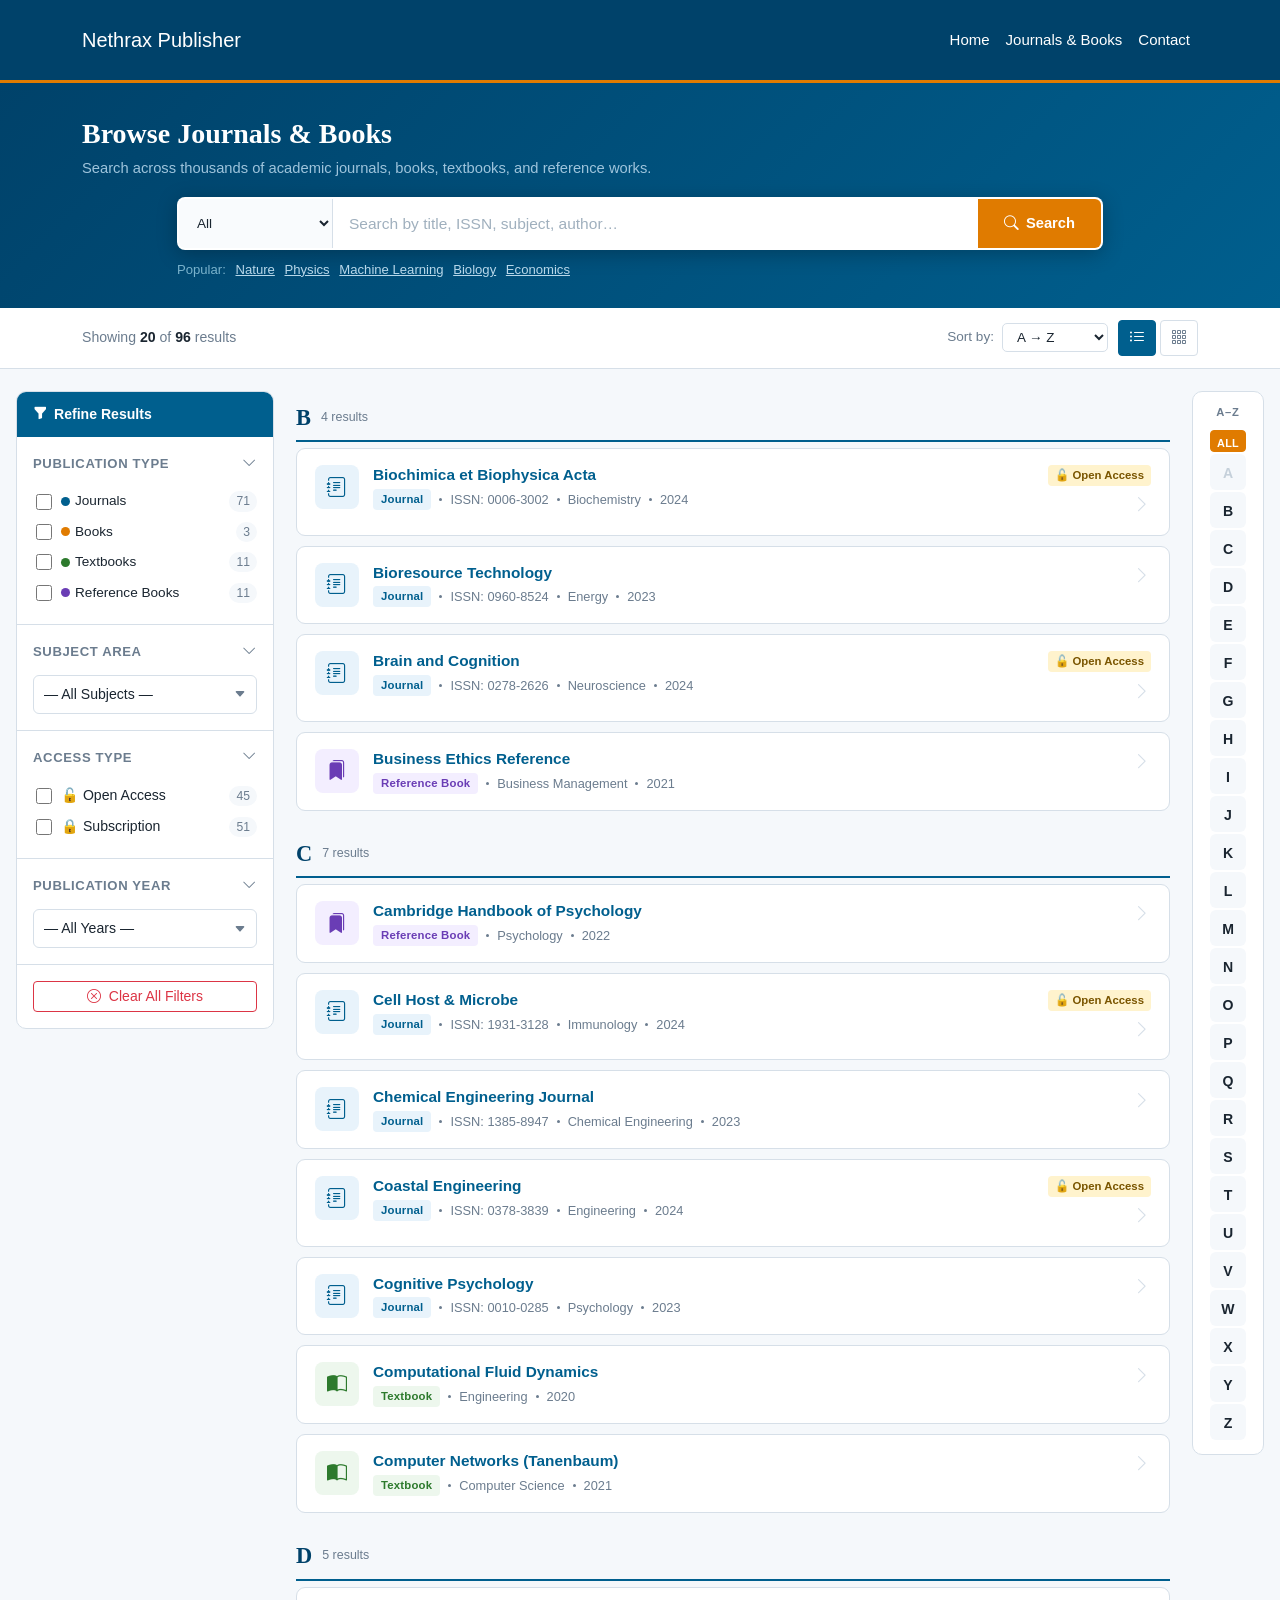
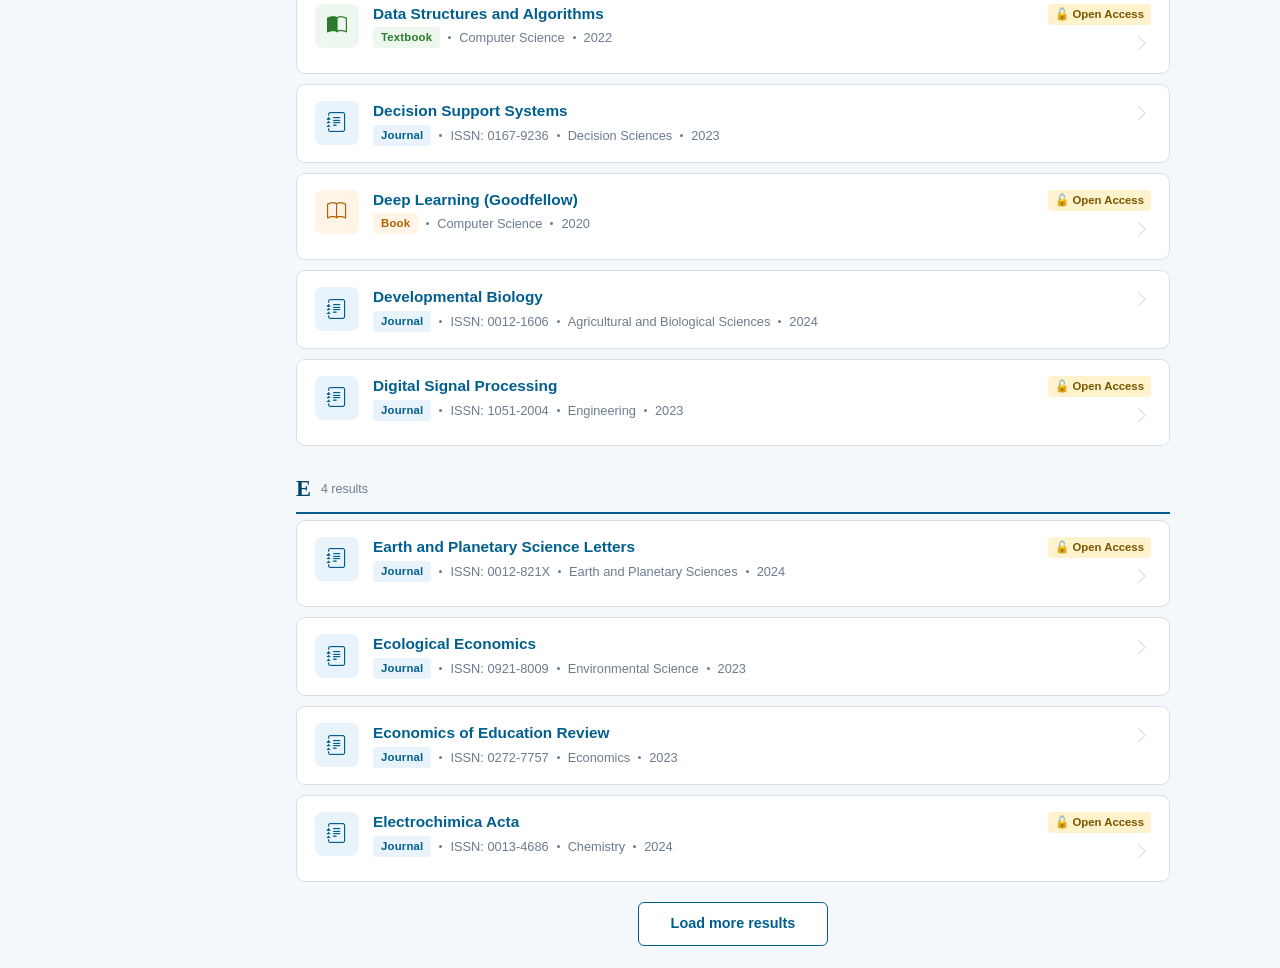
<file: index.html>
<!DOCTYPE html>
<html lang="en">
<head>
    <meta charset="UTF-8">
    <meta name="viewport" content="width=device-width, initial-scale=1.0">
    <title>Document</title>
    <link href="images/jncir-1.jpg" rel="stylesheet">
    <link href="https://cdn.jsdelivr.net/npm/bootstrap@5.3.0/dist/css/bootstrap.min.css" rel="stylesheet">
    <!-- Bootstrap Icons -->
    <link href="https://cdn.jsdelivr.net/npm/bootstrap-icons@1.11.3/font/bootstrap-icons.css" rel="stylesheet" />
    <link href="css/all-journals.css" rel="stylesheet">
</head>
<body>

<header class="site-header">
    <nav class="navbar navbar-expand-lg navbar-light">
        <div class="container">

            <!-- Logo -->
            <a class="navbar-brand d-flex align-items-center text-white" href="#">
                <!-- <img src="https://via.placeholder.com/40" height="40" class="me-2"> -->
                Nethrax Publisher
            </a>

            <!-- Toggle -->
            <button class="navbar-toggler bg-white" type="button" data-bs-toggle="collapse" data-bs-target="#menu">
                <span class="navbar-toggler-icon"></span>
            </button>

            <!-- Menu -->
            <div class="collapse navbar-collapse" id="menu">
                <ul class="navbar-nav ms-auto text-center">
                    <li class="nav-item"><a class="nav-link text-white" href="#">Home</a></li>
                    <li class="nav-item"><a class="nav-link text-white" href="#">Journals & Books</a></li>
                    <li class="nav-item"><a class="nav-link text-white" href="#">Contact</a></li>
                </ul>
            </div>

        </div>
    </nav>
</header>

  <!-- HERO SEARCH -->
<section class="hero-search">
  <div class="container-xl">
    <h1>Browse Journals &amp; Books</h1>
    <p>Search across thousands of academic journals, books, textbooks, and reference works.</p>

    <div class="row justify-content-center">
      <div class="col-lg-10">
        <div class="search-bar">
          <select class="search-scope" id="searchScope">
            <option value="all">All</option>
            <option value="journal">Journals</option>
            <option value="book">Books</option>
            <option value="textbook">Textbooks</option>
            <option value="reference">Reference Books</option>
          </select>
          <input type="text" id="mainSearch" placeholder="Search by title, ISSN, subject, author…" autocomplete="off"/>
          <button class="btn-search" id="searchBtn">
            <i class="bi bi-search"></i> Search
          </button>
        </div>
        <div class="search-quick">
          Popular:
          <a class="quick-link">Nature</a>
          <a class="quick-link">Physics</a>
          <a class="quick-link">Machine Learning</a>
          <a class="quick-link">Biology</a>
          <a class="quick-link">Economics</a>
        </div>
      </div>
    </div>
  </div>
</section>

<!-- RESULTS META BAR -->
<div class="results-bar">
  <div class="container-xl">
    <div class="results-bar-inner">
      <div class="results-bar-left">
        <div class="results-count">
          Showing <strong id="showCount">0</strong> of <strong id="totalCount">0</strong> results
        </div>
        <div id="activeFiltersWrap" class="active-filters d-none">
          <span style="font-size:.8rem;color:var(--muted);">Filters:</span>
          <div id="activeFilterChips"></div>
          <button id="clearAllFilters">Clear all</button>
        </div>
      </div>
      <div class="results-bar-right">
        <div class="sort-group">
          <label>Sort by:</label>
          <select id="sortSelect">
            <option value="alpha-asc">A → Z</option>
            <option value="alpha-desc">Z → A</option>
            <option value="type">Type</option>
            <option value="relevance">Relevance</option>
          </select>
        </div>
        <div class="view-toggle d-flex gap-1">
          <button class="btn-view active" id="listViewBtn" title="List view"><i class="bi bi-list-ul"></i></button>
          <button class="btn-view" id="gridViewBtn" title="Grid view"><i class="bi bi-grid-3x3-gap"></i></button>
        </div>
      </div>
    </div>
  </div>
</div>

<!-- MAIN -->
<div class="content-wrapper">

  <!-- Mobile filter toggle -->
  <button class="mobile-filter-btn" id="mobileFilterBtn">
    <i class="bi bi-funnel-fill"></i> Filters
  </button>

  <!-- Backdrop for mobile sidebar -->
  <div class="sidebar-backdrop" id="sidebarBackdrop"></div>

  <div class="layout-grid">

    <!-- ========= LEFT SIDEBAR ========= -->
    <aside class="sidebar" id="sidebar">
      <div class="sidebar-header">
        <i class="bi bi-funnel-fill"></i> Refine Results
        <button class="ms-auto btn btn-sm btn-close btn-close-white d-md-none" id="closeSidebar" style="font-size:.7rem;"></button>
      </div>

      <!-- TYPE -->
      <div class="filter-section">
        <div class="filter-section-title" data-target="typeGroup">
          Publication Type
          <span class="toggle-icon"><i class="bi bi-chevron-down"></i></span>
        </div>
        <div id="typeGroup">
          <div class="filter-check-item">
            <input type="checkbox" id="chkJournal" class="type-filter" value="journal"/>
            <label for="chkJournal">
              <span class="type-label"><span class="dot dot-j"></span>Journals</span>
              <span class="filter-count" id="countJournal">0</span>
            </label>
          </div>
          <div class="filter-check-item">
            <input type="checkbox" id="chkBook" class="type-filter" value="book"/>
            <label for="chkBook">
              <span class="type-label"><span class="dot dot-b"></span>Books</span>
              <span class="filter-count" id="countBook">0</span>
            </label>
          </div>
          <div class="filter-check-item">
            <input type="checkbox" id="chkTextbook" class="type-filter" value="textbook"/>
            <label for="chkTextbook">
              <span class="type-label"><span class="dot dot-t"></span>Textbooks</span>
              <span class="filter-count" id="countTextbook">0</span>
            </label>
          </div>
          <div class="filter-check-item">
            <input type="checkbox" id="chkReference" class="type-filter" value="reference"/>
            <label for="chkReference">
              <span class="type-label"><span class="dot dot-r"></span>Reference Books</span>
              <span class="filter-count" id="countReference">0</span>
            </label>
          </div>
        </div>
      </div>

      <!-- SUBJECT AREA -->
      <div class="filter-section">
        <div class="filter-section-title" data-target="subjectGroup">
          Subject Area
          <span class="toggle-icon"><i class="bi bi-chevron-down"></i></span>
        </div>
        <div id="subjectGroup">
          <select class="subject-dropdown" id="subjectFilter">
            <option value="">— All Subjects —</option>
            <option value="Agricultural and Biological Sciences">Agricultural &amp; Biological Sciences</option>
            <option value="Arts and Humanities">Arts &amp; Humanities</option>
            <option value="Biochemistry">Biochemistry, Genetics &amp; Molecular Biology</option>
            <option value="Business Management">Business, Management &amp; Accounting</option>
            <option value="Chemical Engineering">Chemical Engineering</option>
            <option value="Chemistry">Chemistry</option>
            <option value="Computer Science">Computer Science</option>
            <option value="Decision Sciences">Decision Sciences</option>
            <option value="Earth and Planetary Sciences">Earth &amp; Planetary Sciences</option>
            <option value="Economics">Economics, Econometrics &amp; Finance</option>
            <option value="Energy">Energy</option>
            <option value="Engineering">Engineering</option>
            <option value="Environmental Science">Environmental Science</option>
            <option value="Immunology">Immunology &amp; Microbiology</option>
            <option value="Materials Science">Materials Science</option>
            <option value="Mathematics">Mathematics</option>
            <option value="Medicine">Medicine &amp; Dentistry</option>
            <option value="Neuroscience">Neuroscience</option>
            <option value="Nursing">Nursing &amp; Health Professions</option>
            <option value="Pharmacology">Pharmacology, Toxicology &amp; Pharmaceutical Science</option>
            <option value="Physics">Physics &amp; Astronomy</option>
            <option value="Psychology">Psychology</option>
            <option value="Social Sciences">Social Sciences</option>
            <option value="Veterinary">Veterinary Science &amp; Veterinary Medicine</option>
          </select>
        </div>
      </div>

      <!-- ACCESS TYPE -->
      <div class="filter-section">
        <div class="filter-section-title" data-target="accessGroup">
          Access Type
          <span class="toggle-icon"><i class="bi bi-chevron-down"></i></span>
        </div>
        <div id="accessGroup">
          <div class="filter-check-item">
            <input type="checkbox" id="chkOpenAccess" class="access-filter" value="open"/>
            <label for="chkOpenAccess">
              <span>🔓 Open Access</span>
              <span class="filter-count" id="countOA">0</span>
            </label>
          </div>
          <div class="filter-check-item">
            <input type="checkbox" id="chkSubscription" class="access-filter" value="subscription"/>
            <label for="chkSubscription">
              <span>🔒 Subscription</span>
              <span class="filter-count" id="countSub">0</span>
            </label>
          </div>
        </div>
      </div>

      <!-- YEAR RANGE -->
      <div class="filter-section">
        <div class="filter-section-title" data-target="yearGroup">
          Publication Year
          <span class="toggle-icon"><i class="bi bi-chevron-down"></i></span>
        </div>
        <div id="yearGroup">
          <select class="subject-dropdown" id="yearFilter">
            <option value="">— All Years —</option>
            <option value="2024">2024</option>
            <option value="2023">2023</option>
            <option value="2022">2022</option>
            <option value="2021">2021</option>
            <option value="2020">2020</option>
            <option value="2019">2019</option>
            <option value="2018">2018</option>
            <option value="before2018">Before 2018</option>
          </select>
        </div>
      </div>

      <!-- CLEAR FILTERS -->
      <div class="filter-section">
        <button class="btn w-100 btn-sm btn-outline-danger" id="clearAllFiltersBtn">
          <i class="bi bi-x-circle me-1"></i> Clear All Filters
        </button>
      </div>
    </aside>

    <!-- ========= CENTER CONTENT ========= -->
    <main class="items-area" id="itemsArea">
      <div id="skeletonLoader">
        <div class="skeleton skel-card"></div>
        <div class="skeleton skel-card"></div>
        <div class="skeleton skel-card"></div>
        <div class="skeleton skel-card"></div>
        <div class="skeleton skel-card"></div>
      </div>
      <div id="itemsList"></div>
      <div class="no-results d-none" id="noResults">
        <i class="bi bi-search"></i>
        <h5>No results found</h5>
        <p>Try adjusting your filters or search query.</p>
      </div>
      <button id="loadMoreBtn" class="d-none">Load more results</button>
    </main>

    <!-- ========= RIGHT ALPHABET ========= -->
    <aside class="alpha-panel" id="alphaPanel">
      <div class="alpha-title">A–Z</div>
      <button class="alpha-all active" id="alphaAll">All</button>
      <div id="alphaBtns"></div>
    </aside>

  </div><!-- /layout-grid -->
</div><!-- /content-wrapper -->

<!-- jQuery -->
<script src="https://cdnjs.cloudflare.com/ajax/libs/jquery/3.6.0/jquery.min.js"></script>
<script src="https://cdn.jsdelivr.net/npm/bootstrap@5.3.0/dist/js/bootstrap.bundle.min.js"></script>
<script src="js/script.js"></script>

</body>
</html>
</file>
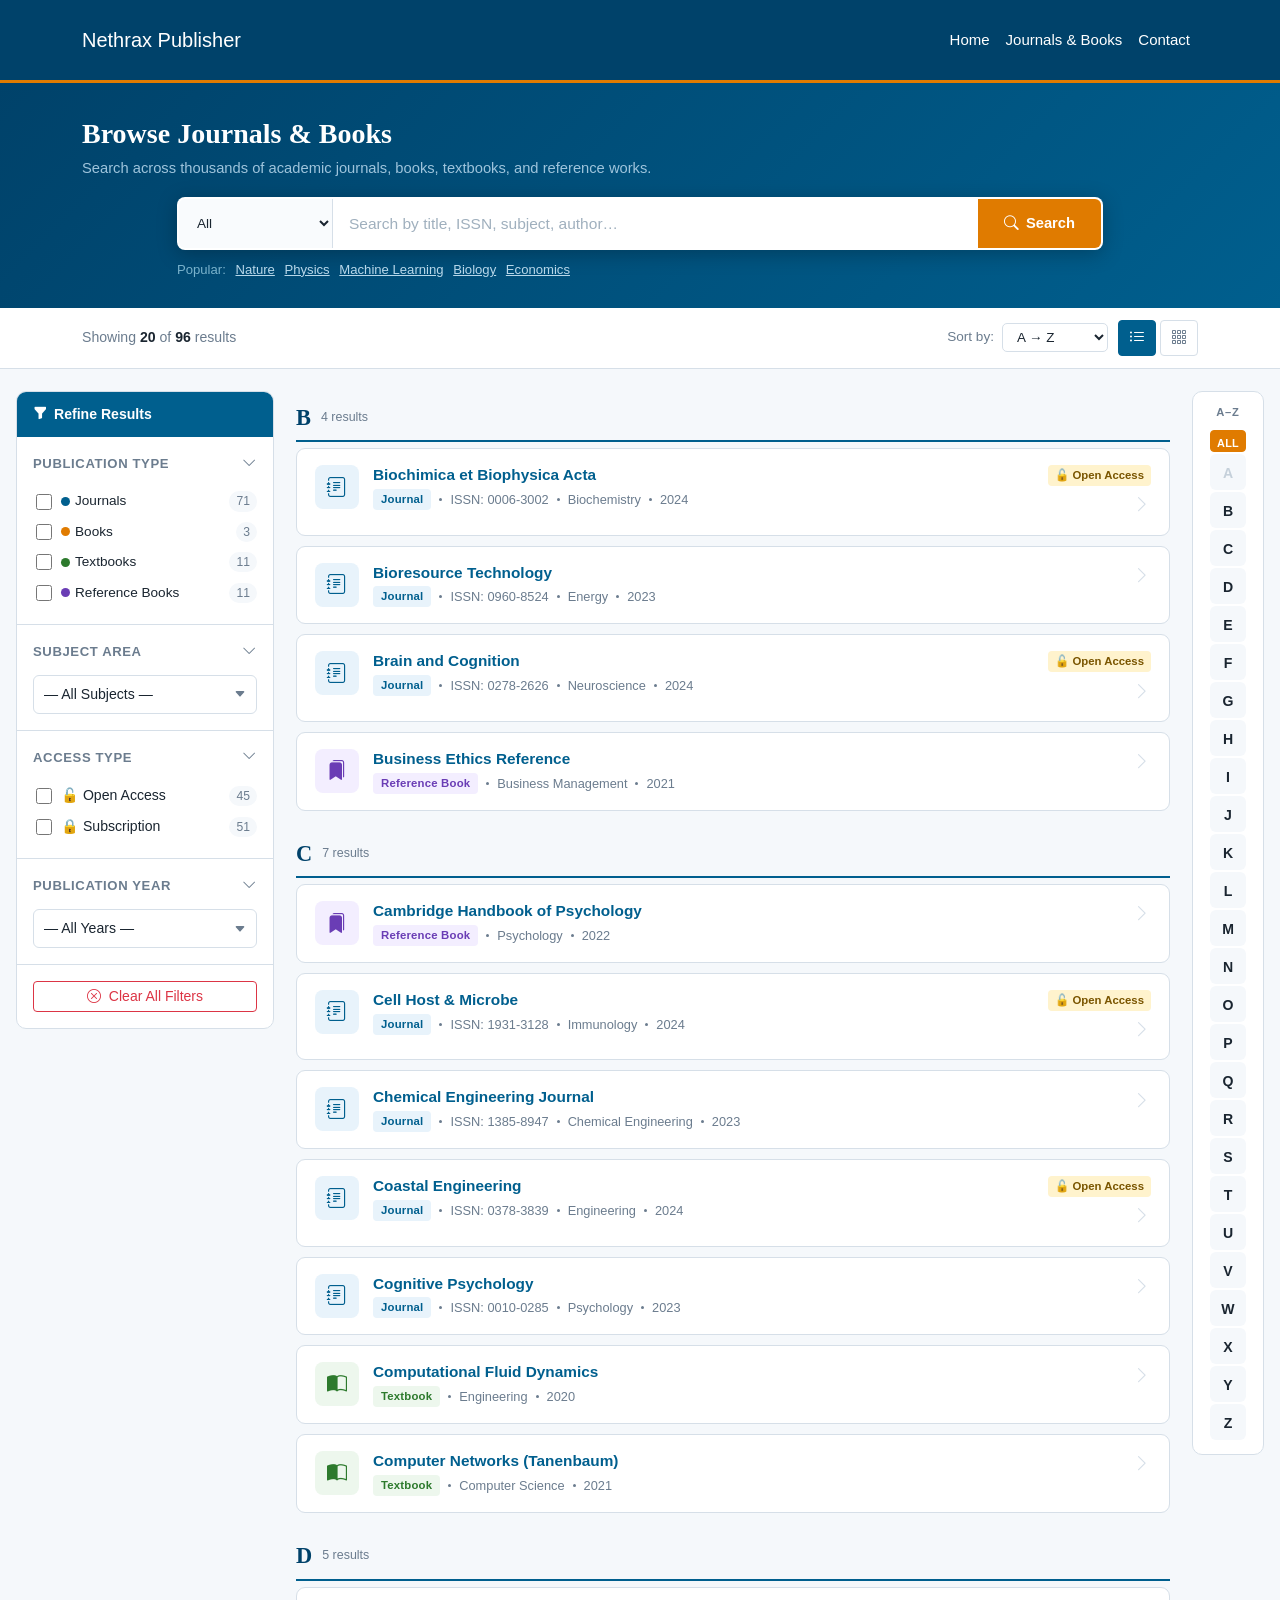
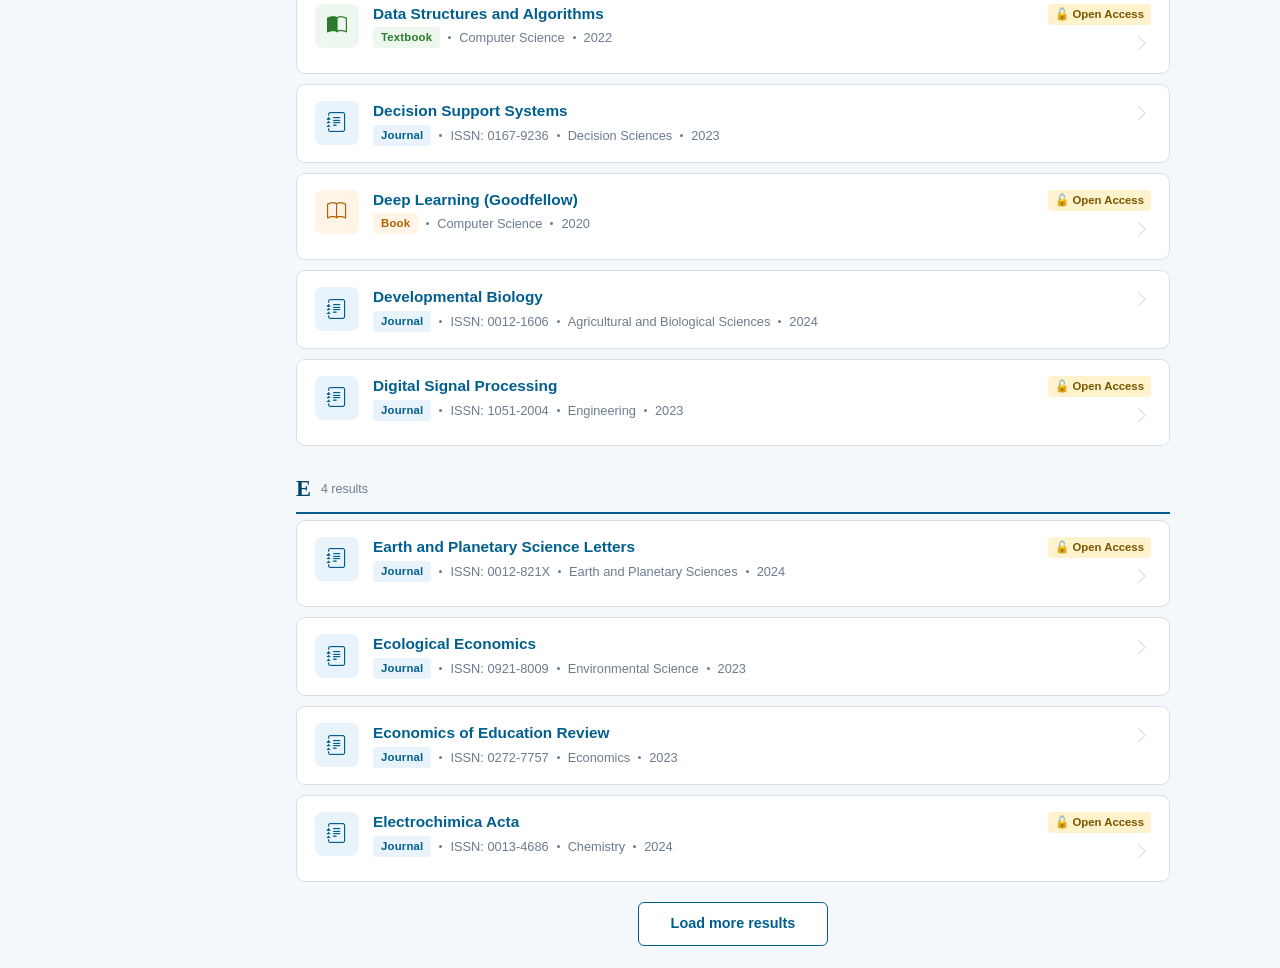
<file: all-journels.html>
<!DOCTYPE html>
<html lang="en">

<head>
    <meta charset="UTF-8">
    <meta name="viewport" content="width=device-width, initial-scale=1.0">
    <title>Document</title>
    <link href="images/jncir-1.jpg" rel="stylesheet">
    <link href="https://cdn.jsdelivr.net/npm/bootstrap@5.3.0/dist/css/bootstrap.min.css" rel="stylesheet">
    <!-- Bootstrap Icons -->
    <link href="https://cdn.jsdelivr.net/npm/bootstrap-icons@1.11.3/font/bootstrap-icons.css" rel="stylesheet" />
    <link href="css/all-journals.css" rel="stylesheet">
</head>

<body>
    <header class="site-header">
        <nav class="navbar navbar-expand-lg navbar-light">
            <div class="container">

                <!-- Logo -->
                <a class="navbar-brand d-flex align-items-center text-white" href="#">
                    <!-- <img src="https://via.placeholder.com/40" height="40" class="me-2"> -->
                    Nethrax Publisher
                </a>

                <!-- Toggle -->
                <button class="navbar-toggler bg-white" type="button" data-bs-toggle="collapse" data-bs-target="#menu">
                    <span class="navbar-toggler-icon"></span>
                </button>

                <!-- Menu -->
                <div class="collapse navbar-collapse" id="menu">
                    <ul class="navbar-nav ms-auto text-center">
                        <li class="nav-item"><a class="nav-link text-white" href="#">Home</a></li>
                        <li class="nav-item"><a class="nav-link text-white" href="#">Journals & Books</a></li>
                        <li class="nav-item"><a class="nav-link text-white" href="#">Contact</a></li>
                    </ul>
                </div>

            </div>
        </nav>
    </header>

  <!-- HERO SEARCH -->
<section class="hero-search">
  <div class="container-xl">
    <h1>Browse Journals &amp; Books</h1>
    <p>Search across thousands of academic journals, books, textbooks, and reference works.</p>

    <div class="row justify-content-center">
      <div class="col-lg-10">
        <div class="search-bar">
          <select class="search-scope" id="searchScope">
            <option value="all">All</option>
            <option value="journal">Journals</option>
            <option value="book">Books</option>
            <option value="textbook">Textbooks</option>
            <option value="reference">Reference Books</option>
          </select>
          <input type="text" id="mainSearch" placeholder="Search by title, ISSN, subject, author…" autocomplete="off"/>
          <button class="btn-search" id="searchBtn">
            <i class="bi bi-search"></i> Search
          </button>
        </div>
        <div class="search-quick">
          Popular:
          <a class="quick-link">Nature</a>
          <a class="quick-link">Physics</a>
          <a class="quick-link">Machine Learning</a>
          <a class="quick-link">Biology</a>
          <a class="quick-link">Economics</a>
        </div>
      </div>
    </div>
  </div>
</section>

<!-- RESULTS META BAR -->
<div class="results-bar">
  <div class="container-xl">
    <div class="results-bar-inner">
      <div class="results-bar-left">
        <div class="results-count">
          Showing <strong id="showCount">0</strong> of <strong id="totalCount">0</strong> results
        </div>
        <div id="activeFiltersWrap" class="active-filters d-none">
          <span style="font-size:.8rem;color:var(--muted);">Filters:</span>
          <div id="activeFilterChips"></div>
          <button id="clearAllFilters">Clear all</button>
        </div>
      </div>
      <div class="results-bar-right">
        <div class="sort-group">
          <label>Sort by:</label>
          <select id="sortSelect">
            <option value="alpha-asc">A → Z</option>
            <option value="alpha-desc">Z → A</option>
            <option value="type">Type</option>
            <option value="relevance">Relevance</option>
          </select>
        </div>
        <div class="view-toggle d-flex gap-1">
          <button class="btn-view active" id="listViewBtn" title="List view"><i class="bi bi-list-ul"></i></button>
          <button class="btn-view" id="gridViewBtn" title="Grid view"><i class="bi bi-grid-3x3-gap"></i></button>
        </div>
      </div>
    </div>
  </div>
</div>

<!-- MAIN -->
<div class="content-wrapper">

  <!-- Mobile filter toggle -->
  <button class="mobile-filter-btn" id="mobileFilterBtn">
    <i class="bi bi-funnel-fill"></i> Filters
  </button>

  <!-- Backdrop for mobile sidebar -->
  <div class="sidebar-backdrop" id="sidebarBackdrop"></div>

  <div class="layout-grid">

    <!-- ========= LEFT SIDEBAR ========= -->
    <aside class="sidebar" id="sidebar">
      <div class="sidebar-header">
        <i class="bi bi-funnel-fill"></i> Refine Results
        <button class="ms-auto btn btn-sm btn-close btn-close-white d-md-none" id="closeSidebar" style="font-size:.7rem;"></button>
      </div>

      <!-- TYPE -->
      <div class="filter-section">
        <div class="filter-section-title" data-target="typeGroup">
          Publication Type
          <span class="toggle-icon"><i class="bi bi-chevron-down"></i></span>
        </div>
        <div id="typeGroup">
          <div class="filter-check-item">
            <input type="checkbox" id="chkJournal" class="type-filter" value="journal"/>
            <label for="chkJournal">
              <span class="type-label"><span class="dot dot-j"></span>Journals</span>
              <span class="filter-count" id="countJournal">0</span>
            </label>
          </div>
          <div class="filter-check-item">
            <input type="checkbox" id="chkBook" class="type-filter" value="book"/>
            <label for="chkBook">
              <span class="type-label"><span class="dot dot-b"></span>Books</span>
              <span class="filter-count" id="countBook">0</span>
            </label>
          </div>
          <div class="filter-check-item">
            <input type="checkbox" id="chkTextbook" class="type-filter" value="textbook"/>
            <label for="chkTextbook">
              <span class="type-label"><span class="dot dot-t"></span>Textbooks</span>
              <span class="filter-count" id="countTextbook">0</span>
            </label>
          </div>
          <div class="filter-check-item">
            <input type="checkbox" id="chkReference" class="type-filter" value="reference"/>
            <label for="chkReference">
              <span class="type-label"><span class="dot dot-r"></span>Reference Books</span>
              <span class="filter-count" id="countReference">0</span>
            </label>
          </div>
        </div>
      </div>

      <!-- SUBJECT AREA -->
      <div class="filter-section">
        <div class="filter-section-title" data-target="subjectGroup">
          Subject Area
          <span class="toggle-icon"><i class="bi bi-chevron-down"></i></span>
        </div>
        <div id="subjectGroup">
          <select class="subject-dropdown" id="subjectFilter">
            <option value="">— All Subjects —</option>
            <option value="Agricultural and Biological Sciences">Agricultural &amp; Biological Sciences</option>
            <option value="Arts and Humanities">Arts &amp; Humanities</option>
            <option value="Biochemistry">Biochemistry, Genetics &amp; Molecular Biology</option>
            <option value="Business Management">Business, Management &amp; Accounting</option>
            <option value="Chemical Engineering">Chemical Engineering</option>
            <option value="Chemistry">Chemistry</option>
            <option value="Computer Science">Computer Science</option>
            <option value="Decision Sciences">Decision Sciences</option>
            <option value="Earth and Planetary Sciences">Earth &amp; Planetary Sciences</option>
            <option value="Economics">Economics, Econometrics &amp; Finance</option>
            <option value="Energy">Energy</option>
            <option value="Engineering">Engineering</option>
            <option value="Environmental Science">Environmental Science</option>
            <option value="Immunology">Immunology &amp; Microbiology</option>
            <option value="Materials Science">Materials Science</option>
            <option value="Mathematics">Mathematics</option>
            <option value="Medicine">Medicine &amp; Dentistry</option>
            <option value="Neuroscience">Neuroscience</option>
            <option value="Nursing">Nursing &amp; Health Professions</option>
            <option value="Pharmacology">Pharmacology, Toxicology &amp; Pharmaceutical Science</option>
            <option value="Physics">Physics &amp; Astronomy</option>
            <option value="Psychology">Psychology</option>
            <option value="Social Sciences">Social Sciences</option>
            <option value="Veterinary">Veterinary Science &amp; Veterinary Medicine</option>
          </select>
        </div>
      </div>

      <!-- ACCESS TYPE -->
      <div class="filter-section">
        <div class="filter-section-title" data-target="accessGroup">
          Access Type
          <span class="toggle-icon"><i class="bi bi-chevron-down"></i></span>
        </div>
        <div id="accessGroup">
          <div class="filter-check-item">
            <input type="checkbox" id="chkOpenAccess" class="access-filter" value="open"/>
            <label for="chkOpenAccess">
              <span>🔓 Open Access</span>
              <span class="filter-count" id="countOA">0</span>
            </label>
          </div>
          <div class="filter-check-item">
            <input type="checkbox" id="chkSubscription" class="access-filter" value="subscription"/>
            <label for="chkSubscription">
              <span>🔒 Subscription</span>
              <span class="filter-count" id="countSub">0</span>
            </label>
          </div>
        </div>
      </div>

      <!-- YEAR RANGE -->
      <div class="filter-section">
        <div class="filter-section-title" data-target="yearGroup">
          Publication Year
          <span class="toggle-icon"><i class="bi bi-chevron-down"></i></span>
        </div>
        <div id="yearGroup">
          <select class="subject-dropdown" id="yearFilter">
            <option value="">— All Years —</option>
            <option value="2024">2024</option>
            <option value="2023">2023</option>
            <option value="2022">2022</option>
            <option value="2021">2021</option>
            <option value="2020">2020</option>
            <option value="2019">2019</option>
            <option value="2018">2018</option>
            <option value="before2018">Before 2018</option>
          </select>
        </div>
      </div>

      <!-- CLEAR FILTERS -->
      <div class="filter-section">
        <button class="btn w-100 btn-sm btn-outline-danger" id="clearAllFiltersBtn">
          <i class="bi bi-x-circle me-1"></i> Clear All Filters
        </button>
      </div>
    </aside>

    <!-- ========= CENTER CONTENT ========= -->
    <main class="items-area" id="itemsArea">
      <div id="skeletonLoader">
        <div class="skeleton skel-card"></div>
        <div class="skeleton skel-card"></div>
        <div class="skeleton skel-card"></div>
        <div class="skeleton skel-card"></div>
        <div class="skeleton skel-card"></div>
      </div>
      <div id="itemsList"></div>
      <div class="no-results d-none" id="noResults">
        <i class="bi bi-search"></i>
        <h5>No results found</h5>
        <p>Try adjusting your filters or search query.</p>
      </div>
      <button id="loadMoreBtn" class="d-none">Load more results</button>
    </main>

    <!-- ========= RIGHT ALPHABET ========= -->
    <aside class="alpha-panel" id="alphaPanel">
      <div class="alpha-title">A–Z</div>
      <button class="alpha-all active" id="alphaAll">All</button>
      <div id="alphaBtns"></div>
    </aside>

  </div><!-- /layout-grid -->
</div><!-- /content-wrapper -->



    <!-- jQuery -->
    <script src="https://cdnjs.cloudflare.com/ajax/libs/jquery/3.6.0/jquery.min.js"></script>
    <script src="https://cdn.jsdelivr.net/npm/bootstrap@5.3.0/dist/js/bootstrap.bundle.min.js"></script>
    <script src="js/script.js"></script>
</body>

</html>
</file>
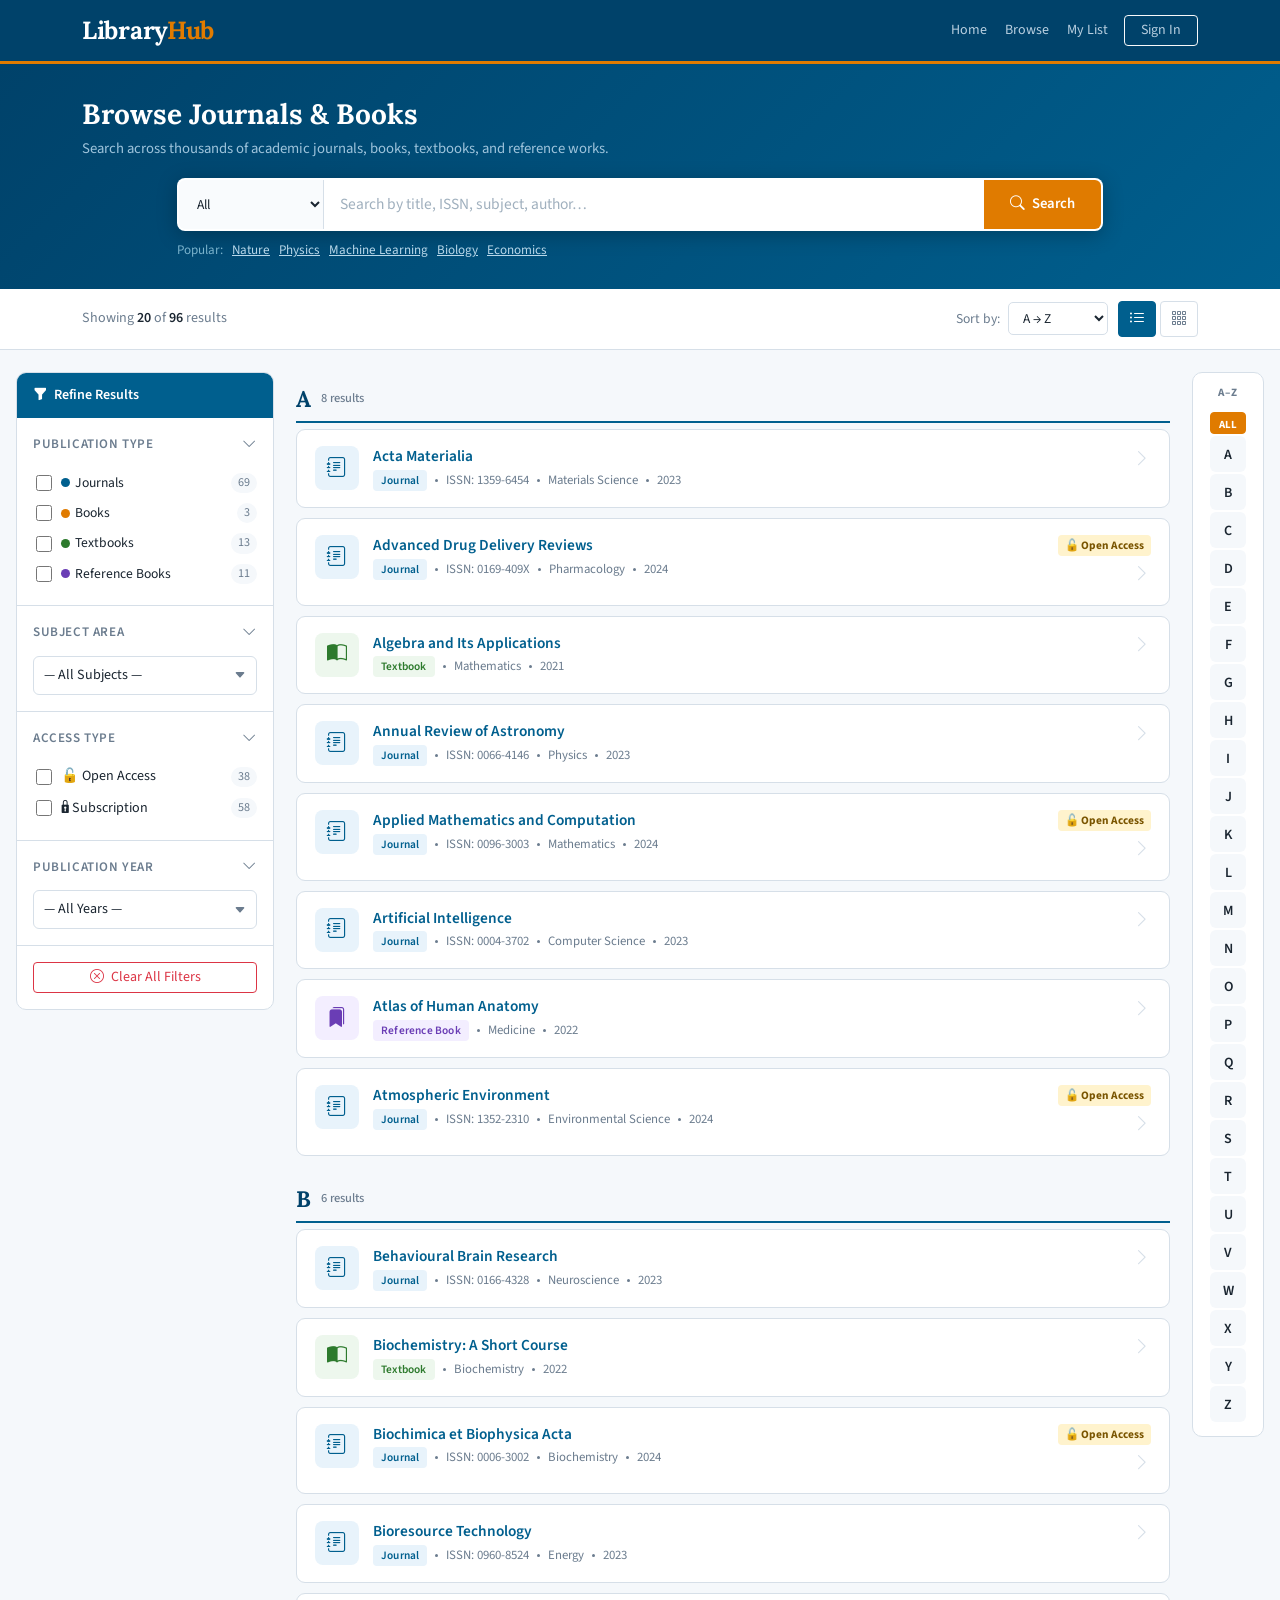
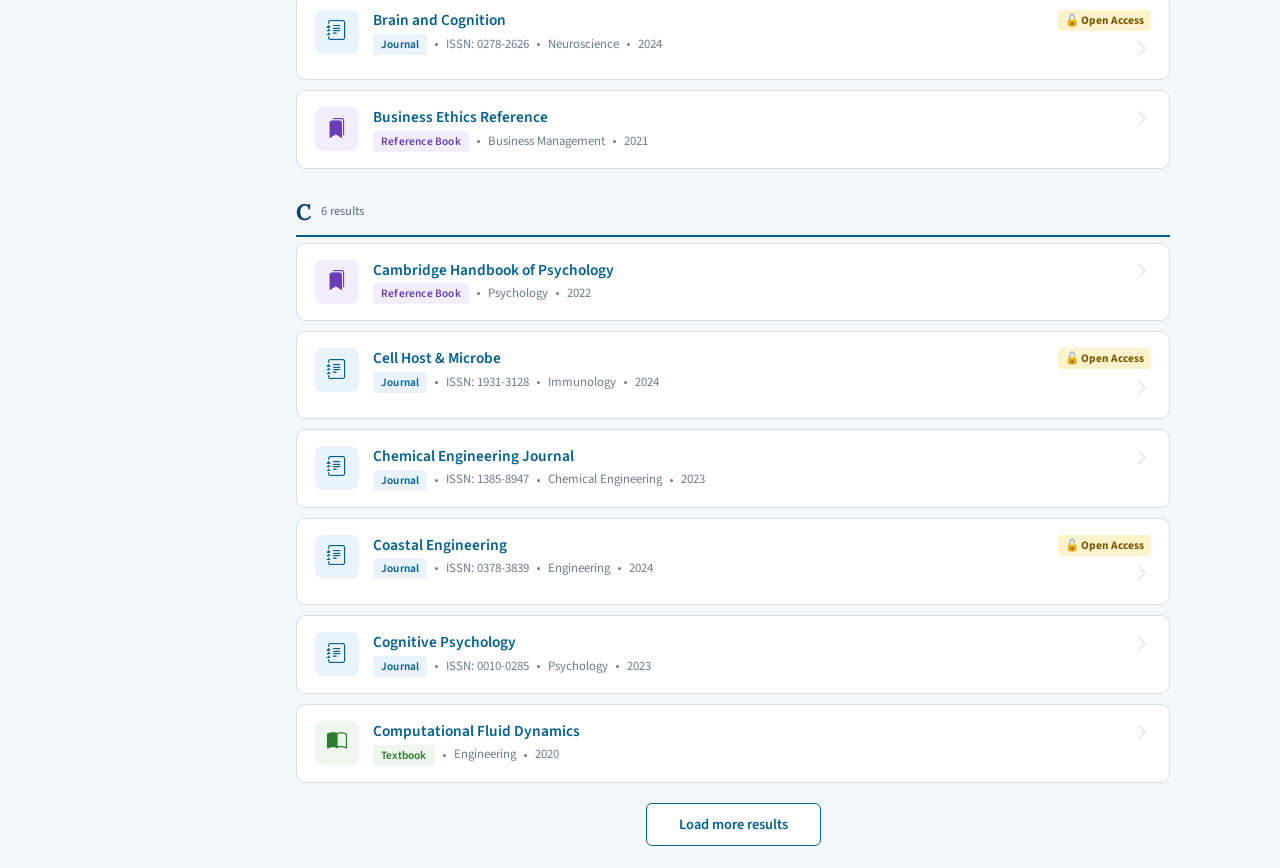
<file: try.html>
<!DOCTYPE html>
<html lang="en">
<head>
  <meta charset="UTF-8"/>
  <meta name="viewport" content="width=device-width, initial-scale=1.0"/>
  <title>Journals & Books – LibraryHub</title>

  <!-- Google Fonts -->
  <link href="https://fonts.googleapis.com/css2?family=Lora:wght@400;600;700&family=Source+Sans+3:wght@300;400;500;600&display=swap" rel="stylesheet"/>
  <!-- Bootstrap 5 -->
  <link href="https://cdn.jsdelivr.net/npm/bootstrap@5.3.2/dist/css/bootstrap.min.css" rel="stylesheet"/>
  <!-- Bootstrap Icons -->
  <link href="https://cdn.jsdelivr.net/npm/bootstrap-icons@1.11.3/font/bootstrap-icons.css" rel="stylesheet"/>

  <style>
    :root {
      --primary:   #005f8e;
      --primary-dk:#00426a;
      --accent:    #e07b00;
      --light-bg:  #f5f8fb;
      --border:    #d6dfe8;
      --text:      #1a2530;
      --muted:     #6b7c8e;
      --white:     #ffffff;
      --tag-j:     #e8f3fb;
      --tag-jc:    #005f8e;
      --tag-b:     #fff4e5;
      --tag-bc:    #b05f00;
      --tag-t:     #edf7ed;
      --tag-tc:    #2d7a2d;
      --tag-r:     #f3eeff;
      --tag-rc:    #6a3db5;
    }
    *, *::before, *::after { box-sizing: border-box; }
    body {
      font-family: 'Source Sans 3', sans-serif;
      background: var(--light-bg);
      color: var(--text);
      font-size: 15px;
    }

    /* ===================== HEADER ===================== */
    .site-header {
      background: var(--primary-dk);
      padding: 12px 0;
      border-bottom: 3px solid var(--accent);
    }
    .brand {
      font-family: 'Lora', serif;
      font-size: 1.55rem;
      color: #fff;
      text-decoration: none;
      font-weight: 700;
      letter-spacing: -0.3px;
    }
    .brand span { color: var(--accent); }
    .header-nav a {
      color: #b8cfe0;
      text-decoration: none;
      font-size: .875rem;
      margin-left: 18px;
      transition: color .15s;
    }
    .header-nav a:hover { color: #fff; }

    /* ===================== HERO SEARCH ===================== */
    .hero-search {
      background: linear-gradient(135deg, var(--primary-dk) 0%, var(--primary) 100%);
      padding: 34px 0 28px;
    }
    .hero-search h1 {
      font-family: 'Lora', serif;
      font-size: 1.75rem;
      color: #fff;
      font-weight: 700;
      margin-bottom: 6px;
    }
    .hero-search p { color: #9ec4dc; font-size: .92rem; margin-bottom: 18px; }

    .search-bar {
      display: flex;
      background: #fff;
      border-radius: 8px;
      overflow: hidden;
      box-shadow: 0 4px 20px rgba(0,0,0,.25);
      border: 2px solid transparent;
      transition: border-color .2s;
    }
    .search-bar:focus-within { border-color: var(--accent); }

    .search-scope {
      border: none;
      border-right: 1px solid var(--border);
      padding: 0 14px;
      font-size: .85rem;
      color: var(--text);
      background: #f9fbfd;
      cursor: pointer;
      min-width: 130px;
      outline: none;
      font-family: 'Source Sans 3', sans-serif;
    }
    .search-bar input {
      flex: 1;
      border: none;
      outline: none;
      padding: 13px 16px;
      font-size: .97rem;
      font-family: 'Source Sans 3', sans-serif;
      color: var(--text);
      background: transparent;
    }
    .search-bar input::placeholder { color: #a0b0be; }
    .btn-search {
      background: var(--accent);
      border: none;
      color: #fff;
      padding: 0 26px;
      font-weight: 600;
      font-size: .92rem;
      cursor: pointer;
      display: flex;
      align-items: center;
      gap: 7px;
      transition: background .2s;
      white-space: nowrap;
    }
    .btn-search:hover { background: #c46d00; }

    .search-quick {
      margin-top: 10px;
      font-size: .82rem;
      color: #7ab3cc;
    }
    .search-quick a {
      color: #b8d8ea;
      text-decoration: underline;
      cursor: pointer;
      margin-left: 6px;
    }
    .search-quick a:hover { color: #fff; }

    /* ===================== META / RESULTS BAR ===================== */
    .results-bar {
      background: #fff;
      border-bottom: 1px solid var(--border);
      padding: 10px 0;
    }
    .results-count {
      font-size: .88rem;
      color: var(--muted);
    }
    .results-count strong { color: var(--text); font-weight: 600; }

    .sort-group {
      display: flex;
      align-items: center;
      gap: 8px;
      font-size: .85rem;
      color: var(--muted);
    }
    .sort-group select {
      border: 1px solid var(--border);
      border-radius: 5px;
      padding: 5px 10px;
      font-size: .84rem;
      color: var(--text);
      outline: none;
      cursor: pointer;
      background: #fff;
      font-family: 'Source Sans 3', sans-serif;
    }
    .sort-group select:focus { border-color: var(--primary); }

    .view-toggle .btn-view {
      border: 1px solid var(--border);
      background: #fff;
      color: var(--muted);
      padding: 5px 10px;
      border-radius: 4px;
      cursor: pointer;
      font-size: 1rem;
      transition: all .15s;
    }
    .view-toggle .btn-view.active,
    .view-toggle .btn-view:hover {
      background: var(--primary);
      color: #fff;
      border-color: var(--primary);
    }

    /* Active filter chips */
    .active-filters { display: flex; flex-wrap: wrap; gap: 6px; align-items: center; }
    .filter-chip {
      background: #e8f3fb;
      color: var(--primary);
      border: 1px solid #b3d4e8;
      border-radius: 20px;
      padding: 2px 10px 2px 12px;
      font-size: .8rem;
      display: flex;
      align-items: center;
      gap: 5px;
    }
    .filter-chip .remove-chip {
      cursor: pointer;
      color: var(--primary);
      font-size: .95rem;
      line-height: 1;
    }
    .filter-chip .remove-chip:hover { color: var(--accent); }
    #clearAllFilters {
      font-size: .8rem;
      color: var(--accent);
      cursor: pointer;
      text-decoration: underline;
      background: none;
      border: none;
      padding: 0;
    }

    /* ===================== MAIN CONTENT AREA ===================== */
    .content-wrapper {
      max-width: 1380px;
      margin: 0 auto;
      padding: 22px 16px;
    }
    .layout-grid {
      display: grid;
      grid-template-columns: 258px 1fr 72px;
      gap: 22px;
      align-items: start;
    }

    /* ===================== LEFT SIDEBAR ===================== */
    .sidebar {
      background: #fff;
      border: 1px solid var(--border);
      border-radius: 10px;
      overflow: hidden;
      position: sticky;
      top: 12px;
    }
    .sidebar-header {
      background: var(--primary);
      color: #fff;
      padding: 12px 16px;
      font-size: .88rem;
      font-weight: 600;
      display: flex;
      align-items: center;
      gap: 7px;
    }
    .filter-section {
      padding: 16px;
      border-bottom: 1px solid var(--border);
    }
    .filter-section:last-child { border-bottom: none; }
    .filter-section-title {
      font-size: .82rem;
      font-weight: 600;
      text-transform: uppercase;
      letter-spacing: .6px;
      color: var(--muted);
      margin-bottom: 12px;
      display: flex;
      justify-content: space-between;
      align-items: center;
      cursor: pointer;
      user-select: none;
    }
    .filter-section-title .toggle-icon {
      font-size: .9rem;
      transition: transform .2s;
    }
    .filter-section-title.collapsed .toggle-icon { transform: rotate(-90deg); }

    /* Checkboxes */
    .filter-check-item {
      display: flex;
      align-items: center;
      gap: 9px;
      padding: 5px 0;
      cursor: pointer;
      border-radius: 5px;
      padding-left: 3px;
      transition: background .1s;
    }
    .filter-check-item:hover { background: #f0f6fb; }
    .filter-check-item input[type="checkbox"] {
      width: 16px;
      height: 16px;
      accent-color: var(--primary);
      cursor: pointer;
      flex-shrink: 0;
    }
    .filter-check-item label {
      cursor: pointer;
      font-size: .88rem;
      color: var(--text);
      flex: 1;
      display: flex;
      justify-content: space-between;
      align-items: center;
    }
    .filter-count {
      font-size: .76rem;
      background: var(--light-bg);
      color: var(--muted);
      border-radius: 10px;
      padding: 1px 7px;
    }

    /* Type tag badges inside filter */
    .type-label {
      display: inline-flex;
      align-items: center;
      gap: 5px;
      font-size: .85rem;
    }
    .dot {
      width: 9px; height: 9px;
      border-radius: 50%;
      display: inline-block;
      flex-shrink: 0;
    }
    .dot-j { background: var(--primary); }
    .dot-b { background: var(--accent); }
    .dot-t { background: #2d7a2d; }
    .dot-r { background: #6a3db5; }

    /* Subject dropdown */
    .subject-dropdown {
      width: 100%;
      border: 1px solid var(--border);
      border-radius: 6px;
      padding: 8px 10px;
      font-size: .88rem;
      color: var(--text);
      background: #fff;
      outline: none;
      cursor: pointer;
      font-family: 'Source Sans 3', sans-serif;
      transition: border-color .2s;
      appearance: none;
      background-image: url("data:image/svg+xml,%3Csvg xmlns='http://www.w3.org/2000/svg' width='12' height='12' fill='%236b7c8e' viewBox='0 0 16 16'%3E%3Cpath d='M7.247 11.14 2.451 5.658C1.885 5.013 2.345 4 3.204 4h9.592a1 1 0 0 1 .753 1.659l-4.796 5.48a1 1 0 0 1-1.506 0z'/%3E%3C/svg%3E");
      background-repeat: no-repeat;
      background-position: right 10px center;
      padding-right: 28px;
    }
    .subject-dropdown:focus { border-color: var(--primary); }

    /* Access type */
    .access-badge {
      font-size: .7rem;
      padding: 1px 6px;
      border-radius: 3px;
      font-weight: 600;
      letter-spacing: .3px;
    }
    .badge-oa { background: #fff4cc; color: #7a5500; }
    .badge-sub { background: #e8f0fb; color: #1a4c8e; }

    .btn-clear-section {
      font-size: .75rem;
      color: var(--accent);
      background: none;
      border: none;
      cursor: pointer;
      padding: 0;
      text-decoration: underline;
    }
    .btn-clear-section:hover { color: var(--primary); }

    /* ===================== RIGHT ALPHABET PANEL ===================== */
    .alpha-panel {
      background: #fff;
      border: 1px solid var(--border);
      border-radius: 10px;
      padding: 12px 6px;
      position: sticky;
      top: 12px;
      text-align: center;
    }
    .alpha-title {
      font-size: .7rem;
      font-weight: 700;
      text-transform: uppercase;
      letter-spacing: .8px;
      color: var(--muted);
      margin-bottom: 10px;
    }
    .alpha-btn {
      display: block;
      width: 36px;
      height: 36px;
      line-height: 36px;
      margin: 2px auto;
      border-radius: 6px;
      font-size: .88rem;
      font-weight: 600;
      cursor: pointer;
      border: none;
      background: var(--light-bg);
      color: var(--text);
      transition: all .15s;
      text-align: center;
    }
    .alpha-btn:hover:not(.disabled) {
      background: var(--primary);
      color: #fff;
    }
    .alpha-btn.active {
      background: var(--primary);
      color: #fff;
      box-shadow: 0 2px 8px rgba(0,95,142,.35);
    }
    .alpha-btn.disabled {
      color: #c5d0da;
      cursor: default;
    }
    .alpha-all {
      display: block;
      width: 36px;
      height: 22px;
      line-height: 22px;
      margin: 6px auto 0;
      border-radius: 4px;
      font-size: .68rem;
      font-weight: 700;
      cursor: pointer;
      border: 1px solid var(--border);
      background: #fff;
      color: var(--muted);
      text-transform: uppercase;
      letter-spacing: .3px;
      transition: all .15s;
    }
    .alpha-all:hover, .alpha-all.active {
      background: var(--accent);
      color: #fff;
      border-color: var(--accent);
    }

    /* ===================== ITEMS GRID ===================== */
    .items-area { }

    /* Alphabet group heading */
    .alpha-group-head {
      font-family: 'Lora', serif;
      font-size: 1.4rem;
      font-weight: 700;
      color: var(--primary-dk);
      padding: 10px 0 6px;
      margin-bottom: 6px;
      border-bottom: 2px solid var(--primary);
      display: flex;
      align-items: center;
      gap: 10px;
    }
    .alpha-group-head .group-count {
      font-family: 'Source Sans 3', sans-serif;
      font-size: .78rem;
      font-weight: 500;
      color: var(--muted);
    }

    /* Card */
    .item-card {
      background: #fff;
      border: 1px solid var(--border);
      border-radius: 9px;
      padding: 16px 18px;
      margin-bottom: 10px;
      display: flex;
      align-items: flex-start;
      gap: 14px;
      transition: box-shadow .18s, border-color .18s, transform .15s;
      cursor: pointer;
      text-decoration: none;
      color: inherit;
    }
    .item-card:hover {
      box-shadow: 0 4px 18px rgba(0,95,142,.12);
      border-color: var(--primary);
      transform: translateY(-1px);
    }

    /* Icon column */
    .card-icon {
      width: 44px;
      height: 44px;
      border-radius: 8px;
      display: flex;
      align-items: center;
      justify-content: center;
      font-size: 1.25rem;
      flex-shrink: 0;
    }
    .icon-journal { background: var(--tag-j); color: var(--tag-jc); }
    .icon-book    { background: var(--tag-b); color: var(--tag-bc); }
    .icon-textbook{ background: var(--tag-t); color: var(--tag-tc); }
    .icon-reference{ background: var(--tag-r); color: var(--tag-rc); }

    .card-body { flex: 1; min-width: 0; }
    .card-title {
      font-size: .96rem;
      font-weight: 600;
      color: var(--primary);
      margin-bottom: 3px;
      line-height: 1.35;
      white-space: nowrap;
      overflow: hidden;
      text-overflow: ellipsis;
    }
    .card-meta {
      font-size: .8rem;
      color: var(--muted);
      display: flex;
      flex-wrap: wrap;
      align-items: center;
      gap: 8px;
    }
    .meta-sep { width: 3px; height: 3px; background: var(--muted); border-radius: 50%; }

    /* Type tag */
    .type-tag {
      font-size: .71rem;
      font-weight: 600;
      padding: 2px 8px;
      border-radius: 4px;
      letter-spacing: .2px;
      white-space: nowrap;
    }
    .tag-journal    { background: var(--tag-j); color: var(--tag-jc); }
    .tag-book       { background: var(--tag-b); color: var(--tag-bc); }
    .tag-textbook   { background: var(--tag-t); color: var(--tag-tc); }
    .tag-reference  { background: var(--tag-r); color: var(--tag-rc); }

    .card-right { display: flex; flex-direction: column; align-items: flex-end; gap: 6px; }
    .open-access {
      font-size: .71rem;
      font-weight: 700;
      background: #fff3cd;
      color: #7a5500;
      padding: 2px 7px;
      border-radius: 4px;
      white-space: nowrap;
    }
    .card-arrow {
      color: var(--border);
      font-size: 1.1rem;
      transition: color .15s;
    }
    .item-card:hover .card-arrow { color: var(--primary); }

    /* No results */
    .no-results {
      text-align: center;
      padding: 60px 20px;
      color: var(--muted);
    }
    .no-results i { font-size: 3rem; opacity: .3; display: block; margin-bottom: 12px; }
    .no-results h5 { font-size: 1.1rem; margin-bottom: 6px; }
    .no-results p { font-size: .88rem; }

    /* Grid view */
    .items-area.grid-view .items-list {
      display: grid;
      grid-template-columns: repeat(auto-fill, minmax(260px, 1fr));
      gap: 10px;
    }
    .items-area.grid-view .item-card { flex-direction: column; }
    .items-area.grid-view .card-right { flex-direction: row; }
    .items-area.grid-view .card-title { white-space: normal; }

    /* Load more */
    #loadMoreBtn {
      border: 1px solid var(--primary);
      color: var(--primary);
      background: #fff;
      padding: 10px 32px;
      border-radius: 6px;
      font-size: .9rem;
      font-weight: 600;
      cursor: pointer;
      transition: all .2s;
      display: block;
      margin: 20px auto 0;
    }
    #loadMoreBtn:hover { background: var(--primary); color: #fff; }

    /* Skeleton loader */
    .skeleton {
      background: linear-gradient(90deg, #eef1f5 25%, #e2e7ed 50%, #eef1f5 75%);
      background-size: 400% 100%;
      animation: shimmer 1.2s infinite;
      border-radius: 6px;
    }
    @keyframes shimmer {
      0% { background-position: 100% 0; }
      100% { background-position: -100% 0; }
    }
    .skel-card { height: 78px; margin-bottom: 10px; border-radius: 9px; }

    .results-bar-inner {
      display: flex;
      align-items: center;
      justify-content: space-between;
      flex-wrap: wrap;
      gap: 8px;
      padding: 2px 0;
    }
    .results-bar-left {
      display: flex;
      align-items: center;
      gap: 10px;
      flex-wrap: wrap;
      min-width: 0;
    }
    .results-bar-right {
      display: flex;
      align-items: center;
      gap: 10px;
      flex-shrink: 0;
    }

    /* ===================== MOBILE FILTER BUTTON ===================== */
    .mobile-filter-btn {
      display: none;
      background: var(--primary);
      color: #fff;
      border: none;
      padding: 10px 18px;
      border-radius: 6px;
      font-size: .88rem;
      font-weight: 600;
      cursor: pointer;
      gap: 7px;
      align-items: center;
      margin-bottom: 14px;
      width: 100%;
      justify-content: center;
    }

    /* Sidebar backdrop */
    .sidebar-backdrop {
      display: none;
      position: fixed;
      inset: 0;
      background: rgba(0,0,0,.5);
      z-index: 9998;
    }
    .sidebar-backdrop.show { display: block; }

    /* ===================== RESPONSIVE BREAKPOINTS ===================== */

    /* ---------- TABLET: 992px–1199px ---------- */
    @media (max-width: 1199px) {
      .layout-grid { grid-template-columns: 240px 1fr; }
      .alpha-panel { display: none !important; }
    }

    /* ---------- SMALL TABLET: 768px–991px ---------- */
    @media (max-width: 991px) {
      .layout-grid { grid-template-columns: 220px 1fr; gap: 14px; }
      .hero-search { padding: 24px 0 20px; }
      .hero-search h1 { font-size: 1.45rem; }
      .search-scope { min-width: 105px; font-size: .8rem; }
      .search-bar input { padding: 11px 12px; font-size: .9rem; }
      .btn-search { padding: 0 16px; font-size: .84rem; }
      .content-wrapper { padding: 16px 12px; }
      .results-bar .container-xl { padding-left: 12px; padding-right: 12px; }
    }

    /* ---------- MOBILE: ≤767px ---------- */
    @media (max-width: 767px) {

      /* Layout: single column, sidebar slides in */
      .layout-grid {
        grid-template-columns: 1fr;
        gap: 0;
      }

      /* Sidebar becomes a fixed off-canvas drawer */
      .sidebar {
        position: fixed;
        top: 0;
        left: -300px;
        width: 280px;
        height: 100vh;
        z-index: 9999;
        border-radius: 0;
        overflow-y: auto;
        overflow-x: hidden;
        transition: left .28s cubic-bezier(.4,0,.2,1);
        box-shadow: 4px 0 24px rgba(0,0,0,.22);
      }
      .sidebar.open { left: 0; }

      /* Show mobile filter button */
      .mobile-filter-btn { display: flex; }

      /* Hero search shrink */
      .hero-search { padding: 20px 0 16px; }
      .hero-search h1 { font-size: 1.25rem; margin-bottom: 4px; }
      .hero-search p { font-size: .82rem; margin-bottom: 12px; }

      /* Search bar stacks scope above on very small */
      .search-bar { flex-wrap: wrap; border-radius: 8px; }
      .search-scope {
        min-width: 100%;
        border-right: none;
        border-bottom: 1px solid var(--border);
        padding: 9px 14px;
        border-radius: 0;
        font-size: .85rem;
      }
      .search-bar input {
        flex: 1;
        padding: 11px 14px;
        font-size: .92rem;
        min-width: 0;
      }
      .btn-search {
        padding: 12px 18px;
        font-size: .85rem;
        border-radius: 0 0 6px 0;
      }

      /* Results bar */
      .results-bar { padding: 8px 0; }
      .results-bar .container-xl { padding-left: 12px; padding-right: 12px; }
      .results-bar-inner { flex-direction: column; align-items: flex-start; gap: 8px; }
      .results-bar-right { width: 100%; justify-content: space-between; }
      .sort-group label { display: none; }
      .sort-group { gap: 6px; }
      .sort-group select { font-size: .8rem; padding: 4px 8px; }
      .results-count { font-size: .82rem; }

      /* Active filter chips wrap properly */
      .active-filters { flex-wrap: wrap; }

      /* Content area */
      .content-wrapper { padding: 12px 10px; }

      /* Cards */
      .item-card { padding: 12px 13px; gap: 10px; }
      .card-icon { width: 38px; height: 38px; font-size: 1.05rem; flex-shrink: 0; }
      .card-title { font-size: .88rem; white-space: normal; }
      .card-meta { font-size: .75rem; gap: 5px; }
      .card-right { gap: 4px; }
      .open-access { font-size: .68rem; padding: 2px 5px; }

      /* Alpha group headings */
      .alpha-group-head { font-size: 1.1rem; }

      /* Grid view on mobile: single column */
      .items-area.grid-view .items-list {
        grid-template-columns: 1fr;
      }

      /* Load more button full width */
      #loadMoreBtn { width: 100%; padding: 12px; }
    }

    /* ---------- EXTRA SMALL: ≤479px ---------- */
    @media (max-width: 479px) {
      .hero-search h1 { font-size: 1.1rem; }
      .brand { font-size: 1.3rem; }

      /* Keep search scope hidden on tiniest screens to save space */
      .search-scope { display: none; }
      .search-bar { flex-wrap: nowrap; }
      .search-bar input { border-radius: 0; }
      .btn-search { border-radius: 0 6px 6px 0; }

      .item-card { padding: 10px 11px; gap: 8px; }
      .card-icon { width: 34px; height: 34px; font-size: .95rem; }
      .card-title { font-size: .84rem; }
      .card-meta { font-size: .72rem; }

      /* Meta sep dots hidden on tiny screens */
      .meta-sep { display: none; }
      .card-meta { gap: 4px; }

      /* Sort select full width */
      .sort-group select { width: 100%; }

      .content-wrapper { padding: 10px 8px; }
    }
  </style>
</head>
<body>

<!-- HEADER -->
<header class="site-header">
  <div class="container-xl">
    <div class="d-flex align-items-center justify-content-between">
      <a href="#" class="brand">Library<span>Hub</span></a>
      <nav class="header-nav d-none d-md-flex align-items-center">
        <a href="#">Home</a>
        <a href="#">Browse</a>
        <a href="#">My List</a>
        <a href="#" class="ms-3 btn btn-sm btn-outline-light px-3">Sign In</a>
      </nav>
      <button class="btn btn-outline-light btn-sm d-md-none"><i class="bi bi-list fs-5"></i></button>
    </div>
  </div>
</header>

<!-- HERO SEARCH -->
<section class="hero-search">
  <div class="container-xl">
    <h1>Browse Journals &amp; Books</h1>
    <p>Search across thousands of academic journals, books, textbooks, and reference works.</p>

    <div class="row justify-content-center">
      <div class="col-lg-10">
        <div class="search-bar">
          <select class="search-scope" id="searchScope">
            <option value="all">All</option>
            <option value="journal">Journals</option>
            <option value="book">Books</option>
            <option value="textbook">Textbooks</option>
            <option value="reference">Reference Books</option>
          </select>
          <input type="text" id="mainSearch" placeholder="Search by title, ISSN, subject, author…" autocomplete="off"/>
          <button class="btn-search" id="searchBtn">
            <i class="bi bi-search"></i> Search
          </button>
        </div>
        <div class="search-quick">
          Popular:
          <a class="quick-link">Nature</a>
          <a class="quick-link">Physics</a>
          <a class="quick-link">Machine Learning</a>
          <a class="quick-link">Biology</a>
          <a class="quick-link">Economics</a>
        </div>
      </div>
    </div>
  </div>
</section>

<!-- RESULTS META BAR -->
<div class="results-bar">
  <div class="container-xl">
    <div class="results-bar-inner">
      <div class="results-bar-left">
        <div class="results-count">
          Showing <strong id="showCount">0</strong> of <strong id="totalCount">0</strong> results
        </div>
        <div id="activeFiltersWrap" class="active-filters d-none">
          <span style="font-size:.8rem;color:var(--muted);">Filters:</span>
          <div id="activeFilterChips"></div>
          <button id="clearAllFilters">Clear all</button>
        </div>
      </div>
      <div class="results-bar-right">
        <div class="sort-group">
          <label>Sort by:</label>
          <select id="sortSelect">
            <option value="alpha-asc">A → Z</option>
            <option value="alpha-desc">Z → A</option>
            <option value="type">Type</option>
            <option value="relevance">Relevance</option>
          </select>
        </div>
        <div class="view-toggle d-flex gap-1">
          <button class="btn-view active" id="listViewBtn" title="List view"><i class="bi bi-list-ul"></i></button>
          <button class="btn-view" id="gridViewBtn" title="Grid view"><i class="bi bi-grid-3x3-gap"></i></button>
        </div>
      </div>
    </div>
  </div>
</div>

<!-- MAIN -->
<div class="content-wrapper">

  <!-- Mobile filter toggle -->
  <button class="mobile-filter-btn" id="mobileFilterBtn">
    <i class="bi bi-funnel-fill"></i> Filters
  </button>

  <!-- Backdrop for mobile sidebar -->
  <div class="sidebar-backdrop" id="sidebarBackdrop"></div>

  <div class="layout-grid">

    <!-- ========= LEFT SIDEBAR ========= -->
    <aside class="sidebar" id="sidebar">
      <div class="sidebar-header">
        <i class="bi bi-funnel-fill"></i> Refine Results
        <button class="ms-auto btn btn-sm btn-close btn-close-white d-md-none" id="closeSidebar" style="font-size:.7rem;"></button>
      </div>

      <!-- TYPE -->
      <div class="filter-section">
        <div class="filter-section-title" data-target="typeGroup">
          Publication Type
          <span class="toggle-icon"><i class="bi bi-chevron-down"></i></span>
        </div>
        <div id="typeGroup">
          <div class="filter-check-item">
            <input type="checkbox" id="chkJournal" class="type-filter" value="journal"/>
            <label for="chkJournal">
              <span class="type-label"><span class="dot dot-j"></span>Journals</span>
              <span class="filter-count" id="countJournal">0</span>
            </label>
          </div>
          <div class="filter-check-item">
            <input type="checkbox" id="chkBook" class="type-filter" value="book"/>
            <label for="chkBook">
              <span class="type-label"><span class="dot dot-b"></span>Books</span>
              <span class="filter-count" id="countBook">0</span>
            </label>
          </div>
          <div class="filter-check-item">
            <input type="checkbox" id="chkTextbook" class="type-filter" value="textbook"/>
            <label for="chkTextbook">
              <span class="type-label"><span class="dot dot-t"></span>Textbooks</span>
              <span class="filter-count" id="countTextbook">0</span>
            </label>
          </div>
          <div class="filter-check-item">
            <input type="checkbox" id="chkReference" class="type-filter" value="reference"/>
            <label for="chkReference">
              <span class="type-label"><span class="dot dot-r"></span>Reference Books</span>
              <span class="filter-count" id="countReference">0</span>
            </label>
          </div>
        </div>
      </div>

      <!-- SUBJECT AREA -->
      <div class="filter-section">
        <div class="filter-section-title" data-target="subjectGroup">
          Subject Area
          <span class="toggle-icon"><i class="bi bi-chevron-down"></i></span>
        </div>
        <div id="subjectGroup">
          <select class="subject-dropdown" id="subjectFilter">
            <option value="">— All Subjects —</option>
            <option value="Agricultural and Biological Sciences">Agricultural &amp; Biological Sciences</option>
            <option value="Arts and Humanities">Arts &amp; Humanities</option>
            <option value="Biochemistry">Biochemistry, Genetics &amp; Molecular Biology</option>
            <option value="Business Management">Business, Management &amp; Accounting</option>
            <option value="Chemical Engineering">Chemical Engineering</option>
            <option value="Chemistry">Chemistry</option>
            <option value="Computer Science">Computer Science</option>
            <option value="Decision Sciences">Decision Sciences</option>
            <option value="Earth and Planetary Sciences">Earth &amp; Planetary Sciences</option>
            <option value="Economics">Economics, Econometrics &amp; Finance</option>
            <option value="Energy">Energy</option>
            <option value="Engineering">Engineering</option>
            <option value="Environmental Science">Environmental Science</option>
            <option value="Immunology">Immunology &amp; Microbiology</option>
            <option value="Materials Science">Materials Science</option>
            <option value="Mathematics">Mathematics</option>
            <option value="Medicine">Medicine &amp; Dentistry</option>
            <option value="Neuroscience">Neuroscience</option>
            <option value="Nursing">Nursing &amp; Health Professions</option>
            <option value="Pharmacology">Pharmacology, Toxicology &amp; Pharmaceutical Science</option>
            <option value="Physics">Physics &amp; Astronomy</option>
            <option value="Psychology">Psychology</option>
            <option value="Social Sciences">Social Sciences</option>
            <option value="Veterinary">Veterinary Science &amp; Veterinary Medicine</option>
          </select>
        </div>
      </div>

      <!-- ACCESS TYPE -->
      <div class="filter-section">
        <div class="filter-section-title" data-target="accessGroup">
          Access Type
          <span class="toggle-icon"><i class="bi bi-chevron-down"></i></span>
        </div>
        <div id="accessGroup">
          <div class="filter-check-item">
            <input type="checkbox" id="chkOpenAccess" class="access-filter" value="open"/>
            <label for="chkOpenAccess">
              <span>🔓 Open Access</span>
              <span class="filter-count" id="countOA">0</span>
            </label>
          </div>
          <div class="filter-check-item">
            <input type="checkbox" id="chkSubscription" class="access-filter" value="subscription"/>
            <label for="chkSubscription">
              <span>🔒 Subscription</span>
              <span class="filter-count" id="countSub">0</span>
            </label>
          </div>
        </div>
      </div>

      <!-- YEAR RANGE -->
      <div class="filter-section">
        <div class="filter-section-title" data-target="yearGroup">
          Publication Year
          <span class="toggle-icon"><i class="bi bi-chevron-down"></i></span>
        </div>
        <div id="yearGroup">
          <select class="subject-dropdown" id="yearFilter">
            <option value="">— All Years —</option>
            <option value="2024">2024</option>
            <option value="2023">2023</option>
            <option value="2022">2022</option>
            <option value="2021">2021</option>
            <option value="2020">2020</option>
            <option value="2019">2019</option>
            <option value="2018">2018</option>
            <option value="before2018">Before 2018</option>
          </select>
        </div>
      </div>

      <!-- CLEAR FILTERS -->
      <div class="filter-section">
        <button class="btn w-100 btn-sm btn-outline-danger" id="clearAllFiltersBtn">
          <i class="bi bi-x-circle me-1"></i> Clear All Filters
        </button>
      </div>
    </aside>

    <!-- ========= CENTER CONTENT ========= -->
    <main class="items-area" id="itemsArea">
      <div id="skeletonLoader">
        <div class="skeleton skel-card"></div>
        <div class="skeleton skel-card"></div>
        <div class="skeleton skel-card"></div>
        <div class="skeleton skel-card"></div>
        <div class="skeleton skel-card"></div>
      </div>
      <div id="itemsList"></div>
      <div class="no-results d-none" id="noResults">
        <i class="bi bi-search"></i>
        <h5>No results found</h5>
        <p>Try adjusting your filters or search query.</p>
      </div>
      <button id="loadMoreBtn" class="d-none">Load more results</button>
    </main>

    <!-- ========= RIGHT ALPHABET ========= -->
    <aside class="alpha-panel" id="alphaPanel">
      <div class="alpha-title">A–Z</div>
      <button class="alpha-all active" id="alphaAll">All</button>
      <div id="alphaBtns"></div>
    </aside>

  </div><!-- /layout-grid -->
</div><!-- /content-wrapper -->

<!-- Bootstrap JS -->
<script src="https://cdn.jsdelivr.net/npm/bootstrap@5.3.2/dist/js/bootstrap.bundle.min.js"></script>
<!-- jQuery -->
<script src="https://code.jquery.com/jquery-3.7.1.min.js"></script>

<script>
// ============================================================
//  DATA – 80 sample items
// ============================================================
const DATA = [
  { id:1,  slug:"acta-materialia",                           title:"Acta Materialia",                          type:"journal",   subject:"Materials Science",                   access:"subscription", year:2023, issn:"1359-6454" },
  { id:2,  slug:"advanced-drug-delivery-reviews",            title:"Advanced Drug Delivery Reviews",           type:"journal",   subject:"Pharmacology",                        access:"open",         year:2024, issn:"0169-409X" },
  { id:3,  slug:"algebra-and-its-applications",             title:"Algebra and Its Applications",             type:"textbook",  subject:"Mathematics",                         access:"subscription", year:2021, issn:"" },
  { id:4,  slug:"annual-review-of-astronomy",               title:"Annual Review of Astronomy",               type:"journal",   subject:"Physics",                             access:"subscription", year:2023, issn:"0066-4146" },
  { id:5,  slug:"applied-mathematics-and-computation",      title:"Applied Mathematics and Computation",      type:"journal",   subject:"Mathematics",                         access:"open",         year:2024, issn:"0096-3003" },
  { id:6,  slug:"artificial-intelligence",                  title:"Artificial Intelligence",                  type:"journal",   subject:"Computer Science",                    access:"subscription", year:2023, issn:"0004-3702" },
  { id:7,  slug:"atlas-of-human-anatomy",                   title:"Atlas of Human Anatomy",                   type:"reference", subject:"Medicine",                            access:"subscription", year:2022, issn:"" },
  { id:8,  slug:"atmospheric-environment",                  title:"Atmospheric Environment",                  type:"journal",   subject:"Environmental Science",               access:"open",         year:2024, issn:"1352-2310" },
  { id:9,  slug:"behavioural-brain-research",               title:"Behavioural Brain Research",               type:"journal",   subject:"Neuroscience",                        access:"subscription", year:2023, issn:"0166-4328" },
  { id:10, slug:"biochemistry-a-short-course",              title:"Biochemistry: A Short Course",             type:"textbook",  subject:"Biochemistry",                        access:"subscription", year:2022, issn:"" },
  { id:11, slug:"biochimica-et-biophysica-acta",            title:"Biochimica et Biophysica Acta",            type:"journal",   subject:"Biochemistry",                        access:"open",         year:2024, issn:"0006-3002" },
  { id:12, slug:"bioresource-technology",                   title:"Bioresource Technology",                   type:"journal",   subject:"Energy",                              access:"subscription", year:2023, issn:"0960-8524" },
  { id:13, slug:"brain-and-cognition",                      title:"Brain and Cognition",                      type:"journal",   subject:"Neuroscience",                        access:"open",         year:2024, issn:"0278-2626" },
  { id:14, slug:"business-ethics-reference",                title:"Business Ethics Reference",                type:"reference", subject:"Business Management",                 access:"subscription", year:2021, issn:"" },
  { id:15, slug:"cambridge-handbook-of-psychology",         title:"Cambridge Handbook of Psychology",         type:"reference", subject:"Psychology",                          access:"subscription", year:2022, issn:"" },
  { id:16, slug:"cell-host-and-microbe",                    title:"Cell Host & Microbe",                      type:"journal",   subject:"Immunology",                          access:"open",         year:2024, issn:"1931-3128" },
  { id:17, slug:"chemical-engineering-journal",             title:"Chemical Engineering Journal",             type:"journal",   subject:"Chemical Engineering",                access:"subscription", year:2023, issn:"1385-8947" },
  { id:18, slug:"coastal-engineering",                      title:"Coastal Engineering",                      type:"journal",   subject:"Engineering",                         access:"open",         year:2024, issn:"0378-3839" },
  { id:19, slug:"cognitive-psychology",                     title:"Cognitive Psychology",                     type:"journal",   subject:"Psychology",                          access:"subscription", year:2023, issn:"0010-0285" },
  { id:20, slug:"computational-fluid-dynamics",             title:"Computational Fluid Dynamics",             type:"textbook",  subject:"Engineering",                         access:"subscription", year:2020, issn:"" },
  { id:21, slug:"computer-networks-tanenbaum",              title:"Computer Networks (Tanenbaum)",            type:"textbook",  subject:"Computer Science",                    access:"subscription", year:2021, issn:"" },
  { id:22, slug:"data-structures-and-algorithms",           title:"Data Structures and Algorithms",           type:"textbook",  subject:"Computer Science",                    access:"open",         year:2022, issn:"" },
  { id:23, slug:"decision-support-systems",                 title:"Decision Support Systems",                 type:"journal",   subject:"Decision Sciences",                   access:"subscription", year:2023, issn:"0167-9236" },
  { id:24, slug:"deep-learning-goodfellow",                 title:"Deep Learning (Goodfellow)",               type:"book",      subject:"Computer Science",                    access:"open",         year:2020, issn:"" },
  { id:25, slug:"developmental-biology",                    title:"Developmental Biology",                    type:"journal",   subject:"Agricultural and Biological Sciences", access:"subscription", year:2024, issn:"0012-1606" },
  { id:26, slug:"digital-signal-processing",               title:"Digital Signal Processing",                type:"journal",   subject:"Engineering",                         access:"open",         year:2023, issn:"1051-2004" },
  { id:27, slug:"earth-and-planetary-science-letters",      title:"Earth and Planetary Science Letters",      type:"journal",   subject:"Earth and Planetary Sciences",        access:"open",         year:2024, issn:"0012-821X" },
  { id:28, slug:"ecological-economics",                     title:"Ecological Economics",                     type:"journal",   subject:"Environmental Science",               access:"subscription", year:2023, issn:"0921-8009" },
  { id:29, slug:"economics-of-education-review",            title:"Economics of Education Review",            type:"journal",   subject:"Economics",                           access:"subscription", year:2023, issn:"0272-7757" },
  { id:30, slug:"electrochimica-acta",                      title:"Electrochimica Acta",                      type:"journal",   subject:"Chemistry",                           access:"open",         year:2024, issn:"0013-4686" },
  { id:31, slug:"energy-policy",                            title:"Energy Policy",                            type:"journal",   subject:"Energy",                              access:"subscription", year:2023, issn:"0301-4215" },
  { id:32, slug:"environmental-science-and-technology",     title:"Environmental Science & Technology",       type:"journal",   subject:"Environmental Science",               access:"open",         year:2024, issn:"0013-936X" },
  { id:33, slug:"finance-and-stochastic",                   title:"Finance and Stochastic",                   type:"journal",   subject:"Economics",                           access:"subscription", year:2022, issn:"0949-2984" },
  { id:34, slug:"food-chemistry",                           title:"Food Chemistry",                           type:"journal",   subject:"Agricultural and Biological Sciences", access:"open",         year:2024, issn:"0308-8146" },
  { id:35, slug:"foundations-of-machine-learning",          title:"Foundations of Machine Learning",          type:"textbook",  subject:"Computer Science",                    access:"subscription", year:2021, issn:"" },
  { id:36, slug:"free-radical-biology-and-medicine",        title:"Free Radical Biology and Medicine",        type:"journal",   subject:"Biochemistry",                        access:"subscription", year:2023, issn:"0891-5849" },
  { id:37, slug:"frontiers-in-neuroscience",                title:"Frontiers in Neuroscience",                type:"journal",   subject:"Neuroscience",                        access:"open",         year:2024, issn:"1662-453X" },
  { id:38, slug:"geomorphology",                            title:"Geomorphology",                            type:"journal",   subject:"Earth and Planetary Sciences",        access:"subscription", year:2023, issn:"0169-555X" },
  { id:39, slug:"global-environmental-change",              title:"Global Environmental Change",              type:"journal",   subject:"Environmental Science",               access:"open",         year:2024, issn:"0959-3780" },
  { id:40, slug:"gut-microbiome-handbook",                  title:"Gut Microbiome Handbook",                  type:"reference", subject:"Medicine",                            access:"subscription", year:2022, issn:"" },
  { id:41, slug:"handbook-of-econometrics",                 title:"Handbook of Econometrics",                 type:"reference", subject:"Economics",                           access:"subscription", year:2020, issn:"" },
  { id:42, slug:"hazardous-materials-journal",              title:"Hazardous Materials Journal",              type:"journal",   subject:"Chemical Engineering",                access:"subscription", year:2023, issn:"0304-3894" },
  { id:43, slug:"human-brain-mapping",                      title:"Human Brain Mapping",                      type:"journal",   subject:"Neuroscience",                        access:"open",         year:2024, issn:"1065-9471" },
  { id:44, slug:"hydrometallurgy",                          title:"Hydrometallurgy",                          type:"journal",   subject:"Materials Science",                   access:"subscription", year:2023, issn:"0304-386X" },
  { id:45, slug:"ieee-transactions-on-information-theory",  title:"IEEE Transactions on Information Theory",  type:"journal",   subject:"Computer Science",                    access:"subscription", year:2024, issn:"0018-9448" },
  { id:46, slug:"immunology-letters",                       title:"Immunology Letters",                       type:"journal",   subject:"Immunology",                          access:"subscription", year:2023, issn:"0165-2478" },
  { id:47, slug:"inorganic-chemistry-essentials",           title:"Inorganic Chemistry Essentials",           type:"textbook",  subject:"Chemistry",                           access:"subscription", year:2021, issn:"" },
  { id:48, slug:"international-journal-of-heat-and-mass-transfer", title:"International Journal of Heat and Mass Transfer", type:"journal", subject:"Engineering", access:"open", year:2024, issn:"0017-9310" },
  { id:49, slug:"journal-of-alloys-and-compounds",          title:"Journal of Alloys and Compounds",          type:"journal",   subject:"Materials Science",                   access:"open",         year:2024, issn:"0925-8388" },
  { id:50, slug:"journal-of-applied-psychology",            title:"Journal of Applied Psychology",            type:"journal",   subject:"Psychology",                          access:"subscription", year:2023, issn:"0021-9010" },
  { id:51, slug:"journal-of-biological-chemistry",          title:"Journal of Biological Chemistry",          type:"journal",   subject:"Biochemistry",                        access:"open",         year:2024, issn:"0021-9258" },
  { id:52, slug:"journal-of-cleaner-production",            title:"Journal of Cleaner Production",            type:"journal",   subject:"Environmental Science",               access:"open",         year:2024, issn:"0959-6526" },
  { id:53, slug:"kidney-international",                     title:"Kidney International",                     type:"journal",   subject:"Medicine",                            access:"subscription", year:2023, issn:"0085-2538" },
  { id:54, slug:"knowledge-based-systems",                  title:"Knowledge-Based Systems",                  type:"journal",   subject:"Computer Science",                    access:"subscription", year:2023, issn:"0950-7051" },
  { id:55, slug:"lancet-oncology",                          title:"Lancet Oncology",                          type:"journal",   subject:"Medicine",                            access:"open",         year:2024, issn:"1470-2045" },
  { id:56, slug:"linear-algebra-done-right",                title:"Linear Algebra Done Right",                type:"textbook",  subject:"Mathematics",                         access:"subscription", year:2021, issn:"" },
  { id:57, slug:"machine-learning-an-applied-mathematics",  title:"Machine Learning: An Applied Mathematics", type:"textbook",  subject:"Mathematics",                         access:"open",         year:2022, issn:"" },
  { id:58, slug:"marine-biology",                           title:"Marine Biology",                           type:"journal",   subject:"Agricultural and Biological Sciences", access:"open",         year:2024, issn:"0025-3162" },
  { id:59, slug:"mathematical-methods-for-physics",         title:"Mathematical Methods for Physics",         type:"textbook",  subject:"Physics",                             access:"subscription", year:2021, issn:"" },
  { id:60, slug:"mechanics-of-materials",                   title:"Mechanics of Materials",                   type:"journal",   subject:"Engineering",                         access:"subscription", year:2023, issn:"0167-6636" },
  { id:61, slug:"medical-reference-compendium",             title:"Medical Reference Compendium",             type:"reference", subject:"Medicine",                            access:"subscription", year:2022, issn:"" },
  { id:62, slug:"nature",                                   title:"Nature",                                   type:"journal",   subject:"Agricultural and Biological Sciences", access:"subscription", year:2024, issn:"0028-0836" },
  { id:63, slug:"neural-networks",                          title:"Neural Networks",                          type:"journal",   subject:"Computer Science",                    access:"open",         year:2024, issn:"0893-6080" },
  { id:64, slug:"neuroimage",                               title:"Neuroimage",                               type:"journal",   subject:"Neuroscience",                        access:"subscription", year:2023, issn:"1053-8119" },
  { id:65, slug:"numerical-methods-for-engineers",          title:"Numerical Methods for Engineers",          type:"textbook",  subject:"Engineering",                         access:"subscription", year:2020, issn:"" },
  { id:66, slug:"nursing-outlook",                          title:"Nursing Outlook",                          type:"journal",   subject:"Nursing",                             access:"open",         year:2024, issn:"0029-6554" },
  { id:67, slug:"nutrition-research",                       title:"Nutrition Research",                       type:"journal",   subject:"Medicine",                            access:"subscription", year:2023, issn:"0271-5317" },
  { id:68, slug:"optics-express",                           title:"Optics Express",                           type:"journal",   subject:"Physics",                             access:"open",         year:2024, issn:"1094-4087" },
  { id:69, slug:"organic-chemistry-clayden",                title:"Organic Chemistry (Clayden)",              type:"textbook",  subject:"Chemistry",                           access:"subscription", year:2021, issn:"" },
  { id:70, slug:"oxford-handbook-of-clinical-medicine",     title:"Oxford Handbook of Clinical Medicine",     type:"reference", subject:"Medicine",                            access:"subscription", year:2023, issn:"" },
  { id:71, slug:"pattern-recognition",                      title:"Pattern Recognition",                      type:"journal",   subject:"Computer Science",                    access:"subscription", year:2023, issn:"0031-3203" },
  { id:72, slug:"physical-review-letters",                  title:"Physical Review Letters",                  type:"journal",   subject:"Physics",                             access:"open",         year:2024, issn:"0031-9007" },
  { id:73, slug:"physics-of-fluids",                        title:"Physics of Fluids",                        type:"journal",   subject:"Physics",                             access:"subscription", year:2023, issn:"1070-6631" },
  { id:74, slug:"plant-science",                            title:"Plant Science",                            type:"journal",   subject:"Agricultural and Biological Sciences", access:"open",         year:2024, issn:"0168-9452" },
  { id:75, slug:"quantum-computing-a-primer",               title:"Quantum Computing: A Primer",              type:"book",      subject:"Physics",                             access:"open",         year:2023, issn:"" },
  { id:76, slug:"renewable-energy",                         title:"Renewable Energy",                         type:"journal",   subject:"Energy",                              access:"open",         year:2024, issn:"0960-1481" },
  { id:77, slug:"research-policy",                          title:"Research Policy",                          type:"journal",   subject:"Social Sciences",                     access:"subscription", year:2023, issn:"0048-7333" },
  { id:78, slug:"science-of-the-total-environment",         title:"Science of the Total Environment",         type:"journal",   subject:"Environmental Science",               access:"open",         year:2024, issn:"0048-9697" },
  { id:79, slug:"social-science-and-medicine",              title:"Social Science & Medicine",                type:"journal",   subject:"Social Sciences",                     access:"subscription", year:2023, issn:"0277-9536" },
  { id:80, slug:"soil-biology-and-biochemistry",            title:"Soil Biology and Biochemistry",            type:"journal",   subject:"Agricultural and Biological Sciences", access:"open",         year:2024, issn:"0038-0717" },
  { id:81, slug:"statistical-learning-with-sparsity",       title:"Statistical Learning with Sparsity",       type:"book",      subject:"Mathematics",                         access:"open",         year:2021, issn:"" },
  { id:82, slug:"structural-engineering-reference",         title:"Structural Engineering Reference",         type:"reference", subject:"Engineering",                         access:"subscription", year:2022, issn:"" },
  { id:83, slug:"tetrahedron",                              title:"Tetrahedron",                              type:"journal",   subject:"Chemistry",                           access:"subscription", year:2023, issn:"0040-4020" },
  { id:84, slug:"the-lancet",                               title:"The Lancet",                               type:"journal",   subject:"Medicine",                            access:"open",         year:2024, issn:"0140-6736" },
  { id:85, slug:"toxicology-and-applied-pharmacology",      title:"Toxicology and Applied Pharmacology",      type:"journal",   subject:"Pharmacology",                        access:"subscription", year:2023, issn:"0041-008X" },
  { id:86, slug:"ultrasound-in-medicine-and-biology",       title:"Ultrasound in Medicine and Biology",       type:"journal",   subject:"Medicine",                            access:"subscription", year:2023, issn:"0301-5629" },
  { id:87, slug:"urban-studies",                            title:"Urban Studies",                            type:"journal",   subject:"Social Sciences",                     access:"subscription", year:2023, issn:"0042-0980" },
  { id:88, slug:"vaccine",                                  title:"Vaccine",                                  type:"journal",   subject:"Immunology",                          access:"open",         year:2024, issn:"0264-410X" },
  { id:89, slug:"veterinary-microbiology",                  title:"Veterinary Microbiology",                  type:"journal",   subject:"Veterinary",                          access:"subscription", year:2023, issn:"0378-1135" },
  { id:90, slug:"vlsi-design-reference",                    title:"VLSI Design Reference",                    type:"reference", subject:"Engineering",                         access:"subscription", year:2022, issn:"" },
  { id:91, slug:"water-research",                           title:"Water Research",                           type:"journal",   subject:"Environmental Science",               access:"open",         year:2024, issn:"0043-1354" },
  { id:92, slug:"world-development",                        title:"World Development",                        type:"journal",   subject:"Social Sciences",                     access:"subscription", year:2023, issn:"0305-750X" },
  { id:93, slug:"x-ray-crystallography-textbook",           title:"X-Ray Crystallography Textbook",           type:"textbook",  subject:"Chemistry",                           access:"subscription", year:2021, issn:"" },
  { id:94, slug:"year-book-of-psychiatry",                  title:"Year Book of Psychiatry",                  type:"reference", subject:"Medicine",                            access:"subscription", year:2022, issn:"" },
  { id:95, slug:"zebrafish-genetics-handbook",              title:"Zebrafish Genetics Handbook",              type:"reference", subject:"Biochemistry",                        access:"subscription", year:2023, issn:"" },
  { id:96, slug:"zoological-journal-of-the-linnean-society",title:"Zoological Journal of the Linnean Society",type:"journal",   subject:"Agricultural and Biological Sciences", access:"open",         year:2024, issn:"0024-4082" },
];

// ============================================================
//  STATE
// ============================================================
const state = {
  query:       '',
  types:       [],       // e.g. ['journal','book']
  subject:     '',
  access:      [],
  year:        '',
  alpha:       '',       // '' = all
  sort:        'alpha-asc',
  page:        1,
  perPage:     20,
};

const typeIconMap = {
  journal:   { icon: 'bi-journal-text',    cls: 'icon-journal',   tag: 'tag-journal',   label: 'Journal' },
  book:      { icon: 'bi-book',            cls: 'icon-book',      tag: 'tag-book',      label: 'Book' },
  textbook:  { icon: 'bi-book-half',       cls: 'icon-textbook',  tag: 'tag-textbook',  label: 'Textbook' },
  reference: { icon: 'bi-bookmarks-fill',  cls: 'icon-reference', tag: 'tag-reference', label: 'Reference Book' },
};

// ============================================================
//  CORE FILTER HELPER  – apply every filter except the ones listed in `skip`
// ============================================================
function filterData(skip) {
  skip = skip || [];
  let results = DATA.slice();

  if (!skip.includes('query') && state.query) {
    const q = state.query.toLowerCase();
    results = results.filter(d =>
      d.title.toLowerCase().includes(q) ||
      d.subject.toLowerCase().includes(q) ||
      (d.issn && d.issn.includes(q))
    );
  }

  if (!skip.includes('scope')) {
    const scope = $('#searchScope').val();
    if (scope && scope !== 'all') {
      results = results.filter(d => d.type === scope);
    }
  }

  if (!skip.includes('type') && state.types.length) {
    results = results.filter(d => state.types.includes(d.type));
  }

  if (!skip.includes('subject') && state.subject) {
    results = results.filter(d => d.subject === state.subject);
  }

  if (!skip.includes('access') && state.access.length) {
    results = results.filter(d => state.access.includes(d.access));
  }

  if (!skip.includes('year') && state.year) {
    if (state.year === 'before2018') {
      results = results.filter(d => d.year < 2018);
    } else {
      results = results.filter(d => d.year === parseInt(state.year));
    }
  }

  if (!skip.includes('alpha') && state.alpha) {
    results = results.filter(d => d.title.toUpperCase().startsWith(state.alpha));
  }

  return results;
}

// ============================================================
//  FILTER & SORT  (full pipeline used for rendering)
// ============================================================
function applyFilters() {
  let results = filterData();   // apply ALL filters

  // Sort
  results.sort((a, b) => {
    if (state.sort === 'alpha-asc')  return a.title.localeCompare(b.title);
    if (state.sort === 'alpha-desc') return b.title.localeCompare(a.title);
    if (state.sort === 'type')       return a.type.localeCompare(b.type) || a.title.localeCompare(b.title);
    return a.title.localeCompare(b.title);
  });

  return results;
}

// ============================================================
//  COUNT FACETS
//  Each facet counts items matching all OTHER active filters
//  (so counts stay meaningful as you combine filters)
// ============================================================
function updateFacetCounts() {
  // Type counts: skip the type filter so all types are always counted
  const baseForType = filterData(['type']);
  $('#countJournal').text(baseForType.filter(d => d.type === 'journal').length);
  $('#countBook').text(baseForType.filter(d => d.type === 'book').length);
  $('#countTextbook').text(baseForType.filter(d => d.type === 'textbook').length);
  $('#countReference').text(baseForType.filter(d => d.type === 'reference').length);

  // Access counts: skip the access filter
  const baseForAccess = filterData(['access']);
  $('#countOA').text(baseForAccess.filter(d => d.access === 'open').length);
  $('#countSub').text(baseForAccess.filter(d => d.access === 'subscription').length);
}

// ============================================================
//  RENDER
// ============================================================
function renderResults() {
  const results = applyFilters();
  state.page = 1;
  updateFacetCounts();
  updateActiveFilterChips();
  renderList(results);
  // Pass results WITHOUT the alpha filter so all valid letters remain clickable
  // even when a specific letter is currently selected
  updateAlphaCounts(filterData(['alpha']));
}

function renderList(results) {
  const $list = $('#itemsList');
  const $none = $('#noResults');
  const $btn  = $('#loadMoreBtn');

  $list.empty();

  if (!results.length) {
    $none.removeClass('d-none');
    $btn.addClass('d-none');
    $('#showCount').text(0);
    $('#totalCount').text(0);
    return;
  }
  $none.addClass('d-none');

  const toShow = results.slice(0, state.page * state.perPage);
  $('#showCount').text(toShow.length);
  $('#totalCount').text(results.length);

  // Group by first letter
  const groups = {};
  toShow.forEach(item => {
    const letter = item.title[0].toUpperCase();
    if (!groups[letter]) groups[letter] = [];
    groups[letter].push(item);
  });

  Object.keys(groups).sort().forEach(letter => {
    const $group = $('<div class="alpha-group mb-3"></div>');
    $group.append(`<div class="alpha-group-head">${letter} <span class="group-count">${groups[letter].length} result${groups[letter].length!==1?'s':''}</span></div>`);
    const $items = $('<div class="items-list"></div>');
    groups[letter].forEach(item => {
      $items.append(buildCard(item));
    });
    $group.append($items);
    $list.append($group);
  });

  if (toShow.length < results.length) {
    $btn.removeClass('d-none');
    $btn.off('click').on('click', function() {
      state.page++;
      const more = results.slice(0, state.page * state.perPage);
      $('#showCount').text(more.length);
      const lastToShow = results.slice((state.page-1)*state.perPage, state.page*state.perPage);
      // Append new items
      lastToShow.forEach(item => {
        const letter = item.title[0].toUpperCase();
        const $existingGroup = $list.find(`.alpha-group-head:contains("${letter}")`).closest('.alpha-group');
        if ($existingGroup.length) {
          $existingGroup.find('.items-list').append(buildCard(item));
          $existingGroup.find('.group-count').text(
            parseInt($existingGroup.find('.group-count').text()) + 1 + ' result' + (parseInt($existingGroup.find('.group-count').text()) + 1 !== 1 ? 's' : '')
          );
        } else {
          const $group = $('<div class="alpha-group mb-3"></div>');
          $group.append(`<div class="alpha-group-head">${letter} <span class="group-count">1 result</span></div>`);
          const $items = $('<div class="items-list"></div>');
          $items.append(buildCard(item));
          $group.append($items);
          $list.append($group);
        }
      });
      if (more.length >= results.length) $btn.addClass('d-none');
    });
  } else {
    $btn.addClass('d-none');
  }
}

function buildCard(item) {
  const ti = typeIconMap[item.type];
  const accessBadge = item.access === 'open'
    ? '<span class="open-access">🔓 Open Access</span>'
    : '';
  return `
    <a class="item-card" href="detail/${item.slug}.html">
      <div class="card-icon ${ti.cls}">
        <i class="bi ${ti.icon}"></i>
      </div>
      <div class="card-body">
        <div class="card-title">${item.title}</div>
        <div class="card-meta">
          <span class="type-tag ${ti.tag}">${ti.label}</span>
          ${item.issn ? `<span class="meta-sep"></span><span>ISSN: ${item.issn}</span>` : ''}
          <span class="meta-sep"></span>
          <span>${item.subject}</span>
          <span class="meta-sep"></span>
          <span>${item.year}</span>
        </div>
      </div>
      <div class="card-right">
        ${accessBadge}
        <i class="bi bi-chevron-right card-arrow"></i>
      </div>
    </a>
  `;
}

// ============================================================
//  ALPHABET PANEL
// ============================================================
function buildAlphaPanel() {
  const $container = $('#alphaBtns');
  'ABCDEFGHIJKLMNOPQRSTUVWXYZ'.split('').forEach(letter => {
    const btn = $(`<button class="alpha-btn" data-letter="${letter}">${letter}</button>`);
    $container.append(btn);
  });
}

function updateAlphaCounts(currentResults) {
  const available = new Set(currentResults.map(d => d.title[0].toUpperCase()));
  $('#alphaBtns .alpha-btn').each(function() {
    const l = $(this).data('letter');
    if (available.has(l)) {
      $(this).removeClass('disabled');
    } else {
      $(this).addClass('disabled');
    }
  });
}

// ============================================================
//  ACTIVE FILTER CHIPS
// ============================================================
function updateActiveFilterChips() {
  const chips = [];

  if (state.query) chips.push({ label: `"${state.query}"`, key: 'query' });
  state.types.forEach(t => chips.push({ label: typeIconMap[t].label, key: 'type', val: t }));
  if (state.subject) chips.push({ label: state.subject, key: 'subject' });
  state.access.forEach(a => chips.push({ label: a === 'open' ? 'Open Access' : 'Subscription', key: 'access', val: a }));
  if (state.year) chips.push({ label: state.year === 'before2018' ? 'Before 2018' : state.year, key: 'year' });
  if (state.alpha) chips.push({ label: `Letter: ${state.alpha}`, key: 'alpha' });

  const $wrap = $('#activeFiltersWrap');
  const $chips = $('#activeFilterChips');
  $chips.empty();

  if (!chips.length) {
    $wrap.addClass('d-none');
    return;
  }
  $wrap.removeClass('d-none');

  chips.forEach(c => {
    const $chip = $(`
      <span class="filter-chip">
        ${c.label}
        <span class="remove-chip" data-key="${c.key}" data-val="${c.val || ''}">&times;</span>
      </span>
    `);
    $chips.append($chip);
  });
}

function removeChip(key, val) {
  if (key === 'query')   { state.query = ''; $('#mainSearch').val(''); }
  if (key === 'type')    { state.types = state.types.filter(t => t !== val); $(`.type-filter[value="${val}"]`).prop('checked', false); }
  if (key === 'subject') { state.subject = ''; $('#subjectFilter').val(''); }
  if (key === 'access')  { state.access = state.access.filter(a => a !== val); $(`.access-filter[value="${val}"]`).prop('checked', false); }
  if (key === 'year')    { state.year = ''; $('#yearFilter').val(''); }
  if (key === 'alpha')   { state.alpha = ''; $('#alphaBtns .alpha-btn').removeClass('active'); $('#alphaAll').addClass('active'); }
  renderResults();
}

function clearAll() {
  state.query = ''; state.types = []; state.subject = '';
  state.access = []; state.year = ''; state.alpha = '';
  $('#mainSearch').val('');
  $('.type-filter, .access-filter').prop('checked', false);
  $('#subjectFilter, #yearFilter').val('');
  $('#alphaBtns .alpha-btn').removeClass('active');
  $('#alphaAll').addClass('active');
  renderResults();
}

// ============================================================
//  COLLAPSIBLE FILTER SECTIONS
// ============================================================
function initCollapsible() {
  $('.filter-section-title').on('click', function() {
    const targetId = $(this).data('target');
    const $target = $('#' + targetId);
    $target.slideToggle(180);
    $(this).toggleClass('collapsed');
  });
}

// ============================================================
//  JQUERY EVENT BINDING
// ============================================================
$(function() {

  // Show skeleton then render
  setTimeout(() => {
    $('#skeletonLoader').hide();
    buildAlphaPanel();
    renderResults();
  }, 600);

  // Search input (live)
  let debounceTimer;
  $('#mainSearch').on('input', function() {
    clearTimeout(debounceTimer);
    debounceTimer = setTimeout(() => {
      state.query = $(this).val().trim();
      state.alpha = '';
      $('#alphaBtns .alpha-btn').removeClass('active');
      $('#alphaAll').addClass('active');
      renderResults();
    }, 280);
  });

  // Search button
  $('#searchBtn').on('click', function() {
    state.query = $('#mainSearch').val().trim();
    state.alpha = '';
    $('#alphaBtns .alpha-btn').removeClass('active');
    $('#alphaAll').addClass('active');
    renderResults();
  });

  // Enter key
  $('#mainSearch').on('keydown', function(e) {
    if (e.key === 'Enter') $('#searchBtn').trigger('click');
  });

  // Quick links
  $('.quick-link').on('click', function() {
    const q = $(this).text();
    $('#mainSearch').val(q);
    state.query = q;
    renderResults();
  });

  // Scope change
  $('#searchScope').on('change', function() { renderResults(); });

  // Type checkboxes
  $(document).on('change', '.type-filter', function() {
    const val = $(this).val();
    if ($(this).is(':checked')) {
      if (!state.types.includes(val)) state.types.push(val);
    } else {
      state.types = state.types.filter(t => t !== val);
    }
    renderResults();
  });

  // Subject dropdown
  $('#subjectFilter').on('change', function() {
    state.subject = $(this).val();
    renderResults();
  });

  // Access checkboxes
  $(document).on('change', '.access-filter', function() {
    const val = $(this).val();
    if ($(this).is(':checked')) {
      if (!state.access.includes(val)) state.access.push(val);
    } else {
      state.access = state.access.filter(a => a !== val);
    }
    renderResults();
  });

  // Year
  $('#yearFilter').on('change', function() {
    state.year = $(this).val();
    renderResults();
  });

  // Sort
  $('#sortSelect').on('change', function() {
    state.sort = $(this).val();
    renderResults();
  });

  // Alphabet buttons — check .disabled inside handler, NOT in the selector
  // Using :not(.disabled) in the selector caused letters to stay unclickable
  // after updateAlphaCounts marked them disabled on a previous render pass
  $(document).on('click', '.alpha-btn', function() {
    if ($(this).hasClass('disabled')) return;   // safely ignore truly disabled letters
    const letter = $(this).data('letter');
    if (state.alpha === letter) {
      // clicking the active letter again → deselect (show all)
      state.alpha = '';
      $(this).removeClass('active');
      $('#alphaAll').addClass('active');
    } else {
      state.alpha = letter;
      $('#alphaBtns .alpha-btn').removeClass('active');
      $('#alphaAll').removeClass('active');
      $(this).addClass('active');
    }
    renderResults();
  });

  // Alpha "All"
  $('#alphaAll').on('click', function() {
    state.alpha = '';
    $(this).addClass('active');
    $('#alphaBtns .alpha-btn').removeClass('active');
    renderResults();
  });

  // Clear all
  $('#clearAllFilters, #clearAllFiltersBtn').on('click', clearAll);

  // Remove chip
  $(document).on('click', '.remove-chip', function() {
    removeChip($(this).data('key'), $(this).data('val'));
  });

  // View toggle
  $('#listViewBtn').on('click', function() {
    $(this).addClass('active');
    $('#gridViewBtn').removeClass('active');
    $('#itemsArea').removeClass('grid-view');
  });
  $('#gridViewBtn').on('click', function() {
    $(this).addClass('active');
    $('#listViewBtn').removeClass('active');
    $('#itemsArea').addClass('grid-view');
  });

  // Mobile sidebar
  $('#mobileFilterBtn').on('click', function() {
    $('#sidebar').addClass('open');
    $('#sidebarBackdrop').addClass('show');
    $('body').css('overflow', 'hidden');
  });
  $('#closeSidebar, #sidebarBackdrop').on('click', function() {
    $('#sidebar').removeClass('open');
    $('#sidebarBackdrop').removeClass('show');
    $('body').css('overflow', '');
  });

  // Collapsible filter sections
  initCollapsible();
});
</script>
</body>
</html>
</file>
<file: css/all-journals.css>
:root {
    --primary: #005f8e;
    --primary-dk: #00426a;
    --accent: #e07b00;
    --light-bg: #f5f8fb;
    --border: #d6dfe8;
    --text: #1a2530;
    --muted: #6b7c8e;
    --white: #ffffff;
    --tag-j: #e8f3fb;
    --tag-jc: #005f8e;
    --tag-b: #fff4e5;
    --tag-bc: #b05f00;
    --tag-t: #edf7ed;
    --tag-tc: #2d7a2d;
    --tag-r: #f3eeff;
    --tag-rc: #6a3db5;
}

*,
*::before,
*::after {
    box-sizing: border-box;
}

body {
    font-family: 'Source Sans 3', sans-serif;
    background: var(--light-bg);
    color: var(--text);
    font-size: 15px;
}

/* MOBILE NAV ANIMATION */
@media (max-width: 991px) {

    .navbar-collapse {
        opacity: 0;
        transform: translateY(-15px);
        transition: all 0.4s ease;
    }

    .navbar-collapse.show {
        opacity: 1;
        transform: translateY(0);
    }

    /* Optional: full width mobile panel look */
    .navbar-collapse {
        background: transparent;
        padding: 15px;
        border-radius: 8px;
        margin-top: 10px;
    }
}

/* ===================== HEADER ===================== */
.site-header {
    background: var(--primary-dk);
    padding: 12px 0;
    border-bottom: 3px solid var(--accent);
}

.brand {
    font-family: 'Lora', serif;
    font-size: 1.55rem;
    color: #fff;
    text-decoration: none;
    font-weight: 700;
    letter-spacing: -0.3px;
}

.brand span {
    color: var(--accent);
}

.header-nav a {
    color: #b8cfe0;
    text-decoration: none;
    font-size: .875rem;
    margin-left: 18px;
    transition: color .15s;
}

.header-nav a:hover {
    color: #fff;
}

/* ===================== HERO SEARCH ===================== */
.hero-search {
    background: linear-gradient(135deg, var(--primary-dk) 0%, var(--primary) 100%);
    padding: 34px 0 28px;
}

.hero-search h1 {
    font-family: 'Lora', serif;
    font-size: 1.75rem;
    color: #fff;
    font-weight: 700;
    margin-bottom: 6px;
}

.hero-search p {
    color: #9ec4dc;
    font-size: .92rem;
    margin-bottom: 18px;
}

.search-bar {
    display: flex;
    background: #fff;
    border-radius: 8px;
    overflow: hidden;
    box-shadow: 0 4px 20px rgba(0, 0, 0, .25);
    border: 2px solid transparent;
    transition: border-color .2s;
}

.search-bar:focus-within {
    border-color: var(--accent);
}

.search-scope {
    border: none;
    border-right: 1px solid var(--border);
    padding: 0 14px;
    font-size: .85rem;
    color: var(--text);
    background: #f9fbfd;
    cursor: pointer;
    min-width: 130px;
    outline: none;
    font-family: 'Source Sans 3', sans-serif;
}

.search-bar input {
    flex: 1;
    border: none;
    outline: none;
    padding: 13px 16px;
    font-size: .97rem;
    font-family: 'Source Sans 3', sans-serif;
    color: var(--text);
    background: transparent;
}

.search-bar input::placeholder {
    color: #a0b0be;
}

.btn-search {
    background: var(--accent);
    border: none;
    color: #fff;
    padding: 0 26px;
    font-weight: 600;
    font-size: .92rem;
    cursor: pointer;
    display: flex;
    align-items: center;
    gap: 7px;
    transition: background .2s;
    white-space: nowrap;
}

.btn-search:hover {
    background: #c46d00;
}

.search-quick {
    margin-top: 10px;
    font-size: .82rem;
    color: #7ab3cc;
}

.search-quick a {
    color: #b8d8ea;
    text-decoration: underline;
    cursor: pointer;
    margin-left: 6px;
}

.search-quick a:hover {
    color: #fff;
}

/* ===================== META / RESULTS BAR ===================== */
.results-bar {
    background: #fff;
    border-bottom: 1px solid var(--border);
    padding: 10px 0;
}

.results-count {
    font-size: .88rem;
    color: var(--muted);
}

.results-count strong {
    color: var(--text);
    font-weight: 600;
}

.sort-group {
    display: flex;
    align-items: center;
    gap: 8px;
    font-size: .85rem;
    color: var(--muted);
}

.sort-group select {
    border: 1px solid var(--border);
    border-radius: 5px;
    padding: 5px 10px;
    font-size: .84rem;
    color: var(--text);
    outline: none;
    cursor: pointer;
    background: #fff;
    font-family: 'Source Sans 3', sans-serif;
}

.sort-group select:focus {
    border-color: var(--primary);
}

.view-toggle .btn-view {
    border: 1px solid var(--border);
    background: #fff;
    color: var(--muted);
    padding: 5px 10px;
    border-radius: 4px;
    cursor: pointer;
    font-size: 1rem;
    transition: all .15s;
}

.view-toggle .btn-view.active,
.view-toggle .btn-view:hover {
    background: var(--primary);
    color: #fff;
    border-color: var(--primary);
}

/* Active filter chips */
.active-filters {
    display: flex;
    flex-wrap: wrap;
    gap: 6px;
    align-items: center;
}

.filter-chip {
    background: #e8f3fb;
    color: var(--primary);
    border: 1px solid #b3d4e8;
    border-radius: 20px;
    padding: 2px 10px 2px 12px;
    font-size: .8rem;
    display: flex;
    align-items: center;
    gap: 5px;
}

.filter-chip .remove-chip {
    cursor: pointer;
    color: var(--primary);
    font-size: .95rem;
    line-height: 1;
}

.filter-chip .remove-chip:hover {
    color: var(--accent);
}

#clearAllFilters {
    font-size: .8rem;
    color: var(--accent);
    cursor: pointer;
    text-decoration: underline;
    background: none;
    border: none;
    padding: 0;
}

/* ===================== MAIN CONTENT AREA ===================== */
.content-wrapper {
    max-width: 1380px;
    margin: 0 auto;
    padding: 22px 16px;
}

.layout-grid {
    display: grid;
    grid-template-columns: 258px 1fr 72px;
    gap: 22px;
    align-items: start;
}

/* ===================== LEFT SIDEBAR ===================== */
.sidebar {
    background: #fff;
    border: 1px solid var(--border);
    border-radius: 10px;
    overflow: hidden;
    position: sticky;
    top: 12px;
}

.sidebar-header {
    background: var(--primary);
    color: #fff;
    padding: 12px 16px;
    font-size: .88rem;
    font-weight: 600;
    display: flex;
    align-items: center;
    gap: 7px;
}

.filter-section {
    padding: 16px;
    border-bottom: 1px solid var(--border);
}

.filter-section:last-child {
    border-bottom: none;
}

.filter-section-title {
    font-size: .82rem;
    font-weight: 600;
    text-transform: uppercase;
    letter-spacing: .6px;
    color: var(--muted);
    margin-bottom: 12px;
    display: flex;
    justify-content: space-between;
    align-items: center;
    cursor: pointer;
    user-select: none;
}

.filter-section-title .toggle-icon {
    font-size: .9rem;
    transition: transform .2s;
}

.filter-section-title.collapsed .toggle-icon {
    transform: rotate(-90deg);
}

/* Checkboxes */
.filter-check-item {
    display: flex;
    align-items: center;
    gap: 9px;
    padding: 5px 0;
    cursor: pointer;
    border-radius: 5px;
    padding-left: 3px;
    transition: background .1s;
}

.filter-check-item:hover {
    background: #f0f6fb;
}

.filter-check-item input[type="checkbox"] {
    width: 16px;
    height: 16px;
    accent-color: var(--primary);
    cursor: pointer;
    flex-shrink: 0;
}

.filter-check-item label {
    cursor: pointer;
    font-size: .88rem;
    color: var(--text);
    flex: 1;
    display: flex;
    justify-content: space-between;
    align-items: center;
}

.filter-count {
    font-size: .76rem;
    background: var(--light-bg);
    color: var(--muted);
    border-radius: 10px;
    padding: 1px 7px;
}

/* Type tag badges inside filter */
.type-label {
    display: inline-flex;
    align-items: center;
    gap: 5px;
    font-size: .85rem;
}

.dot {
    width: 9px;
    height: 9px;
    border-radius: 50%;
    display: inline-block;
    flex-shrink: 0;
}

.dot-j {
    background: var(--primary);
}

.dot-b {
    background: var(--accent);
}

.dot-t {
    background: #2d7a2d;
}

.dot-r {
    background: #6a3db5;
}

/* Subject dropdown */
.subject-dropdown {
    width: 100%;
    border: 1px solid var(--border);
    border-radius: 6px;
    padding: 8px 10px;
    font-size: .88rem;
    color: var(--text);
    background: #fff;
    outline: none;
    cursor: pointer;
    font-family: 'Source Sans 3', sans-serif;
    transition: border-color .2s;
    appearance: none;
    background-image: url("data:image/svg+xml,%3Csvg xmlns='http://www.w3.org/2000/svg' width='12' height='12' fill='%236b7c8e' viewBox='0 0 16 16'%3E%3Cpath d='M7.247 11.14 2.451 5.658C1.885 5.013 2.345 4 3.204 4h9.592a1 1 0 0 1 .753 1.659l-4.796 5.48a1 1 0 0 1-1.506 0z'/%3E%3C/svg%3E");
    background-repeat: no-repeat;
    background-position: right 10px center;
    padding-right: 28px;
}

.subject-dropdown:focus {
    border-color: var(--primary);
}

/* Access type */
.access-badge {
    font-size: .7rem;
    padding: 1px 6px;
    border-radius: 3px;
    font-weight: 600;
    letter-spacing: .3px;
}

.badge-oa {
    background: #fff4cc;
    color: #7a5500;
}

.badge-sub {
    background: #e8f0fb;
    color: #1a4c8e;
}

.btn-clear-section {
    font-size: .75rem;
    color: var(--accent);
    background: none;
    border: none;
    cursor: pointer;
    padding: 0;
    text-decoration: underline;
}

.btn-clear-section:hover {
    color: var(--primary);
}

/* ===================== RIGHT ALPHABET PANEL ===================== */
.alpha-panel {
    background: #fff;
    border: 1px solid var(--border);
    border-radius: 10px;
    padding: 12px 6px;
    position: sticky;
    top: 12px;
    text-align: center;
}

.alpha-title {
    font-size: .7rem;
    font-weight: 700;
    text-transform: uppercase;
    letter-spacing: .8px;
    color: var(--muted);
    margin-bottom: 10px;
}

.alpha-btn {
    display: block;
    width: 36px;
    height: 36px;
    line-height: 36px;
    margin: 2px auto;
    border-radius: 6px;
    font-size: .88rem;
    font-weight: 600;
    cursor: pointer;
    border: none;
    background: var(--light-bg);
    color: var(--text);
    transition: all .15s;
    text-align: center;
}

.alpha-btn:hover:not(.disabled) {
    background: var(--primary);
    color: #fff;
}

.alpha-btn.active {
    background: var(--primary);
    color: #fff;
    box-shadow: 0 2px 8px rgba(0, 95, 142, .35);
}

.alpha-btn.disabled {
    color: #c5d0da;
    cursor: default;
}

.alpha-all {
    display: block;
    width: 36px;
    height: 22px;
    line-height: 22px;
    margin: 6px auto 0;
    border-radius: 4px;
    font-size: .68rem;
    font-weight: 700;
    cursor: pointer;
    border: 1px solid var(--border);
    background: #fff;
    color: var(--muted);
    text-transform: uppercase;
    letter-spacing: .3px;
    transition: all .15s;
}

.alpha-all:hover,
.alpha-all.active {
    background: var(--accent);
    color: #fff;
    border-color: var(--accent);
}

/* ===================== ITEMS GRID ===================== */
.items-area {}

/* Alphabet group heading */
.alpha-group-head {
    font-family: 'Lora', serif;
    font-size: 1.4rem;
    font-weight: 700;
    color: var(--primary-dk);
    padding: 10px 0 6px;
    margin-bottom: 6px;
    border-bottom: 2px solid var(--primary);
    display: flex;
    align-items: center;
    gap: 10px;
}

.alpha-group-head .group-count {
    font-family: 'Source Sans 3', sans-serif;
    font-size: .78rem;
    font-weight: 500;
    color: var(--muted);
}

/* Card */
.item-card {
    background: #fff;
    border: 1px solid var(--border);
    border-radius: 9px;
    padding: 16px 18px;
    margin-bottom: 10px;
    display: flex;
    align-items: flex-start;
    gap: 14px;
    transition: box-shadow .18s, border-color .18s, transform .15s;
    cursor: pointer;
    text-decoration: none;
    color: inherit;
}

.item-card:hover {
    box-shadow: 0 4px 18px rgba(0, 95, 142, .12);
    border-color: var(--primary);
    transform: translateY(-1px);
}

/* Icon column */
.card-icon {
    width: 44px;
    height: 44px;
    border-radius: 8px;
    display: flex;
    align-items: center;
    justify-content: center;
    font-size: 1.25rem;
    flex-shrink: 0;
}

.icon-journal {
    background: var(--tag-j);
    color: var(--tag-jc);
}

.icon-book {
    background: var(--tag-b);
    color: var(--tag-bc);
}

.icon-textbook {
    background: var(--tag-t);
    color: var(--tag-tc);
}

.icon-reference {
    background: var(--tag-r);
    color: var(--tag-rc);
}

.card-body {
    flex: 1;
    min-width: 0;
}

.card-title {
    font-size: .96rem;
    font-weight: 600;
    color: var(--primary);
    margin-bottom: 3px;
    line-height: 1.35;
    white-space: nowrap;
    overflow: hidden;
    text-overflow: ellipsis;
}

.card-meta {
    font-size: .8rem;
    color: var(--muted);
    display: flex;
    flex-wrap: wrap;
    align-items: center;
    gap: 8px;
}

.meta-sep {
    width: 3px;
    height: 3px;
    background: var(--muted);
    border-radius: 50%;
}

/* Type tag */
.type-tag {
    font-size: .71rem;
    font-weight: 600;
    padding: 2px 8px;
    border-radius: 4px;
    letter-spacing: .2px;
    white-space: nowrap;
}

.tag-journal {
    background: var(--tag-j);
    color: var(--tag-jc);
}

.tag-book {
    background: var(--tag-b);
    color: var(--tag-bc);
}

.tag-textbook {
    background: var(--tag-t);
    color: var(--tag-tc);
}

.tag-reference {
    background: var(--tag-r);
    color: var(--tag-rc);
}

.card-right {
    display: flex;
    flex-direction: column;
    align-items: flex-end;
    gap: 6px;
}

.open-access {
    font-size: .71rem;
    font-weight: 700;
    background: #fff3cd;
    color: #7a5500;
    padding: 2px 7px;
    border-radius: 4px;
    white-space: nowrap;
}

.card-arrow {
    color: var(--border);
    font-size: 1.1rem;
    transition: color .15s;
}

.item-card:hover .card-arrow {
    color: var(--primary);
}

/* No results */
.no-results {
    text-align: center;
    padding: 60px 20px;
    color: var(--muted);
}

.no-results i {
    font-size: 3rem;
    opacity: .3;
    display: block;
    margin-bottom: 12px;
}

.no-results h5 {
    font-size: 1.1rem;
    margin-bottom: 6px;
}

.no-results p {
    font-size: .88rem;
}

/* Grid view */
.items-area.grid-view .items-list {
    display: grid;
    grid-template-columns: repeat(auto-fill, minmax(260px, 1fr));
    gap: 10px;
}

.items-area.grid-view .item-card {
    flex-direction: column;
}

.items-area.grid-view .card-right {
    flex-direction: row;
}

.items-area.grid-view .card-title {
    white-space: normal;
}

/* Load more */
#loadMoreBtn {
    border: 1px solid var(--primary);
    color: var(--primary);
    background: #fff;
    padding: 10px 32px;
    border-radius: 6px;
    font-size: .9rem;
    font-weight: 600;
    cursor: pointer;
    transition: all .2s;
    display: block;
    margin: 20px auto 0;
}

#loadMoreBtn:hover {
    background: var(--primary);
    color: #fff;
}

/* Skeleton loader */
.skeleton {
    background: linear-gradient(90deg, #eef1f5 25%, #e2e7ed 50%, #eef1f5 75%);
    background-size: 400% 100%;
    animation: shimmer 1.2s infinite;
    border-radius: 6px;
}

@keyframes shimmer {
    0% {
        background-position: 100% 0;
    }

    100% {
        background-position: -100% 0;
    }
}

.skel-card {
    height: 78px;
    margin-bottom: 10px;
    border-radius: 9px;
}

.results-bar-inner {
    display: flex;
    align-items: center;
    justify-content: space-between;
    flex-wrap: wrap;
    gap: 8px;
    padding: 2px 0;
}

.results-bar-left {
    display: flex;
    align-items: center;
    gap: 10px;
    flex-wrap: wrap;
    min-width: 0;
}

.results-bar-right {
    display: flex;
    align-items: center;
    gap: 10px;
    flex-shrink: 0;
}

/* ===================== MOBILE FILTER BUTTON ===================== */
.mobile-filter-btn {
    display: none;
    background: var(--primary);
    color: #fff;
    border: none;
    padding: 10px 18px;
    border-radius: 6px;
    font-size: .88rem;
    font-weight: 600;
    cursor: pointer;
    gap: 7px;
    align-items: center;
    margin-bottom: 14px;
    width: 100%;
    justify-content: center;
}

/* Sidebar backdrop */
.sidebar-backdrop {
    display: none;
    position: fixed;
    inset: 0;
    background: rgba(0, 0, 0, .5);
    z-index: 9998;
}

.sidebar-backdrop.show {
    display: block;
}

/* ===================== RESPONSIVE BREAKPOINTS ===================== */

/* ---------- TABLET: 992px–1199px ---------- */
@media (max-width: 1199px) {
    .layout-grid {
        grid-template-columns: 240px 1fr;
    }

    .alpha-panel {
        display: none !important;
    }
}

/* ---------- SMALL TABLET: 768px–991px ---------- */
@media (max-width: 991px) {
    .layout-grid {
        grid-template-columns: 220px 1fr;
        gap: 14px;
    }

    .hero-search {
        padding: 24px 0 20px;
    }

    .hero-search h1 {
        font-size: 1.45rem;
    }

    .search-scope {
        min-width: 105px;
        font-size: .8rem;
    }

    .search-bar input {
        padding: 11px 12px;
        font-size: .9rem;
    }

    .btn-search {
        padding: 0 16px;
        font-size: .84rem;
    }

    .content-wrapper {
        padding: 16px 12px;
    }

    .results-bar .container-xl {
        padding-left: 12px;
        padding-right: 12px;
    }
}

/* ---------- MOBILE: ≤767px ---------- */
@media (max-width: 767px) {

    /* Layout: single column, sidebar slides in */
    .layout-grid {
        grid-template-columns: 1fr;
        gap: 0;
    }

    /* Sidebar becomes a fixed off-canvas drawer */
    .sidebar {
        position: fixed;
        top: 0;
        left: -300px;
        width: 280px;
        height: 100vh;
        z-index: 9999;
        border-radius: 0;
        overflow-y: auto;
        overflow-x: hidden;
        transition: left .28s cubic-bezier(.4, 0, .2, 1);
        box-shadow: 4px 0 24px rgba(0, 0, 0, .22);
    }

    .sidebar.open {
        left: 0;
    }

    /* Show mobile filter button */
    .mobile-filter-btn {
        display: flex;
    }

    /* Hero search shrink */
    .hero-search {
        padding: 20px 0 16px;
    }

    .hero-search h1 {
        font-size: 1.25rem;
        margin-bottom: 4px;
    }

    .hero-search p {
        font-size: .82rem;
        margin-bottom: 12px;
    }

    /* Search bar stacks scope above on very small */
    .search-bar {
        flex-wrap: wrap;
        border-radius: 8px;
    }

    .search-scope {
        min-width: 100%;
        border-right: none;
        border-bottom: 1px solid var(--border);
        padding: 9px 14px;
        border-radius: 0;
        font-size: .85rem;
    }

    .search-bar input {
        flex: 1;
        padding: 11px 14px;
        font-size: .92rem;
        min-width: 0;
    }

    .btn-search {
        padding: 12px 18px;
        font-size: .85rem;
        border-radius: 0 0 6px 0;
    }

    /* Results bar */
    .results-bar {
        padding: 8px 0;
    }

    .results-bar .container-xl {
        padding-left: 12px;
        padding-right: 12px;
    }

    .results-bar-inner {
        flex-direction: column;
        align-items: flex-start;
        gap: 8px;
    }

    .results-bar-right {
        width: 100%;
        justify-content: space-between;
    }

    .sort-group label {
        display: none;
    }

    .sort-group {
        gap: 6px;
    }

    .sort-group select {
        font-size: .8rem;
        padding: 4px 8px;
    }

    .results-count {
        font-size: .82rem;
    }

    /* Active filter chips wrap properly */
    .active-filters {
        flex-wrap: wrap;
    }

    /* Content area */
    .content-wrapper {
        padding: 12px 10px;
    }

    /* Cards */
    .item-card {
        padding: 12px 13px;
        gap: 10px;
    }

    .card-icon {
        width: 38px;
        height: 38px;
        font-size: 1.05rem;
        flex-shrink: 0;
    }

    .card-title {
        font-size: .88rem;
        white-space: normal;
    }

    .card-meta {
        font-size: .75rem;
        gap: 5px;
    }

    .card-right {
        gap: 4px;
    }

    .open-access {
        font-size: .68rem;
        padding: 2px 5px;
    }

    /* Alpha group headings */
    .alpha-group-head {
        font-size: 1.1rem;
    }

    /* Grid view on mobile: single column */
    .items-area.grid-view .items-list {
        grid-template-columns: 1fr;
    }

    /* Load more button full width */
    #loadMoreBtn {
        width: 100%;
        padding: 12px;
    }
}

/* ---------- EXTRA SMALL: ≤479px ---------- */
@media (max-width: 479px) {
    .hero-search h1 {
        font-size: 1.1rem;
    }

    .brand {
        font-size: 1.3rem;
    }

    /* Keep search scope hidden on tiniest screens to save space */
    .search-scope {
        display: none;
    }

    .search-bar {
        flex-wrap: nowrap;
    }

    .search-bar input {
        border-radius: 0;
    }

    .btn-search {
        border-radius: 0 6px 6px 0;
    }

    .item-card {
        padding: 10px 11px;
        gap: 8px;
    }

    .card-icon {
        width: 34px;
        height: 34px;
        font-size: .95rem;
    }

    .card-title {
        font-size: .84rem;
    }

    .card-meta {
        font-size: .72rem;
    }

    /* Meta sep dots hidden on tiny screens */
    .meta-sep {
        display: none;
    }

    .card-meta {
        gap: 4px;
    }

    /* Sort select full width */
    .sort-group select {
        width: 100%;
    }

    .content-wrapper {
        padding: 10px 8px;
    }
}
</file>
